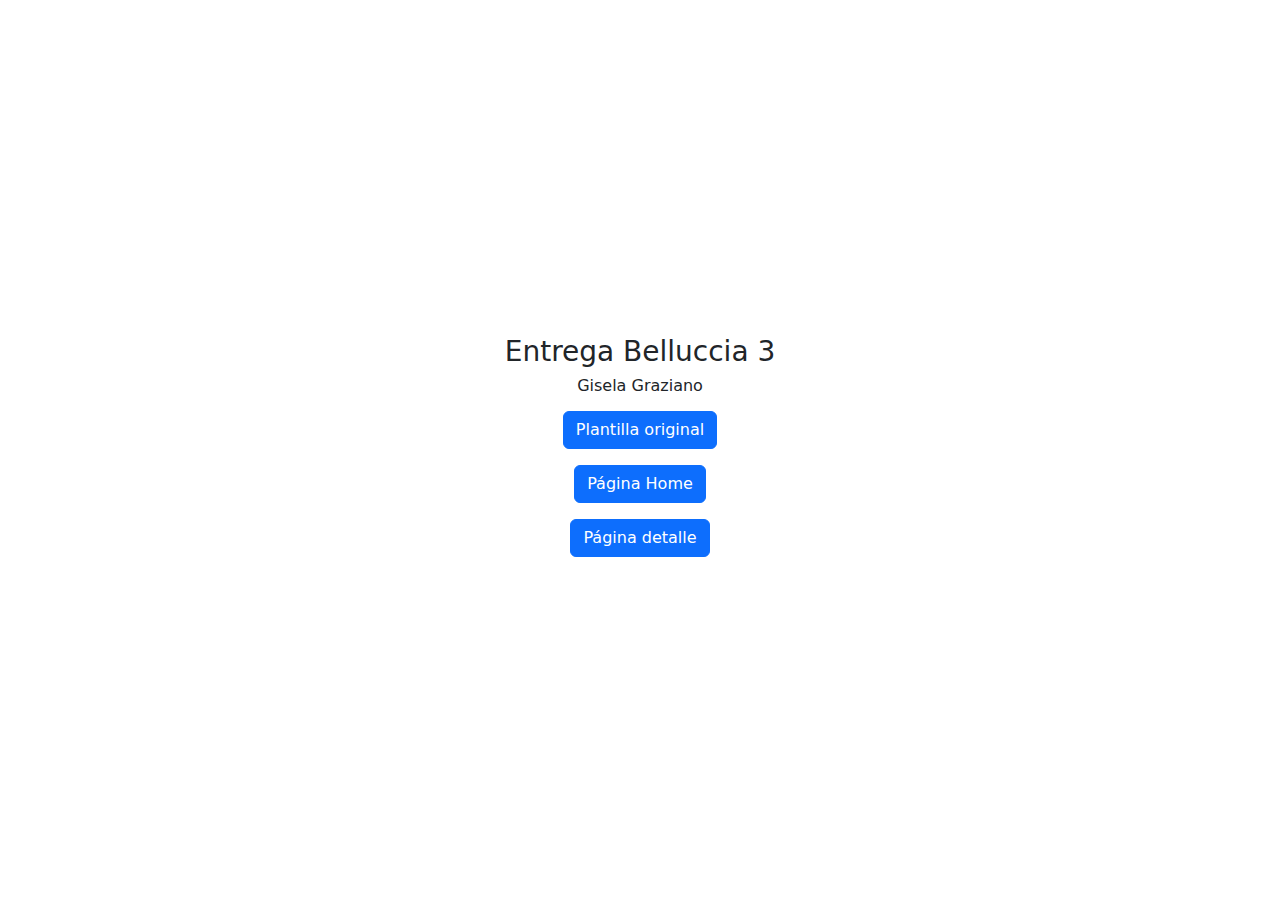
<file: index.html>
<!DOCTYPE html><html lang="es"><head><meta charset="UTF-8"><meta name="viewport" content="width=device-width, initial-scale=1.0"><!--NO TOCAR-->
<!--Modificar Título de página-->    
<title>Pequeplan - Graziano Gisela</title>

<!--NO TOCAR--><link href="https://cdn.jsdelivr.net/npm/bootstrap@5.3.3/dist/css/bootstrap.min.css" rel="stylesheet" integrity="sha384-QWTKZyjpPEjISv5WaRU9OFeRpok6YctnYmDr5pNlyT2bRjXh0JMhjY6hW+ALEwIH" crossorigin="anonymous"></head><body><main><div class="container d-flex flex-column align-items-center justify-content-center" style="height: 100vh; width: 100%;"><!--NO TOCAR-->


    <h3>Entrega Belluccia 3</h3>
<h6>Gisela Graziano</h6>

<!-- Plantilla original -->
<a href="plantilla.html" target="_blank">
  <button type="button" class="btn btn-primary my-2">Plantilla original</button>
</a>

<!-- Página Home -->
<a href="home.html" target="_blank">
  <button type="button" class="btn btn-primary my-2">Página Home</button>
</a>

<!-- Página detalle -->
<a href="detalle.html" target="_blank">
  <button type="button" class="btn btn-primary my-2">Página detalle</button>
</a>

        

<!--NO TOCAR--></div></main></body><script src="https://cdn.jsdelivr.net/npm/bootstrap@5.3.3/dist/js/bootstrap.bundle.min.js" integrity="sha384-YvpcrYf0tY3lHB60NNkmXc5s9fDVZLESaAA55NDzOxhy9GkcIdslK1eN7N6jIeHz" crossorigin="anonymous"></script></html>
</file>
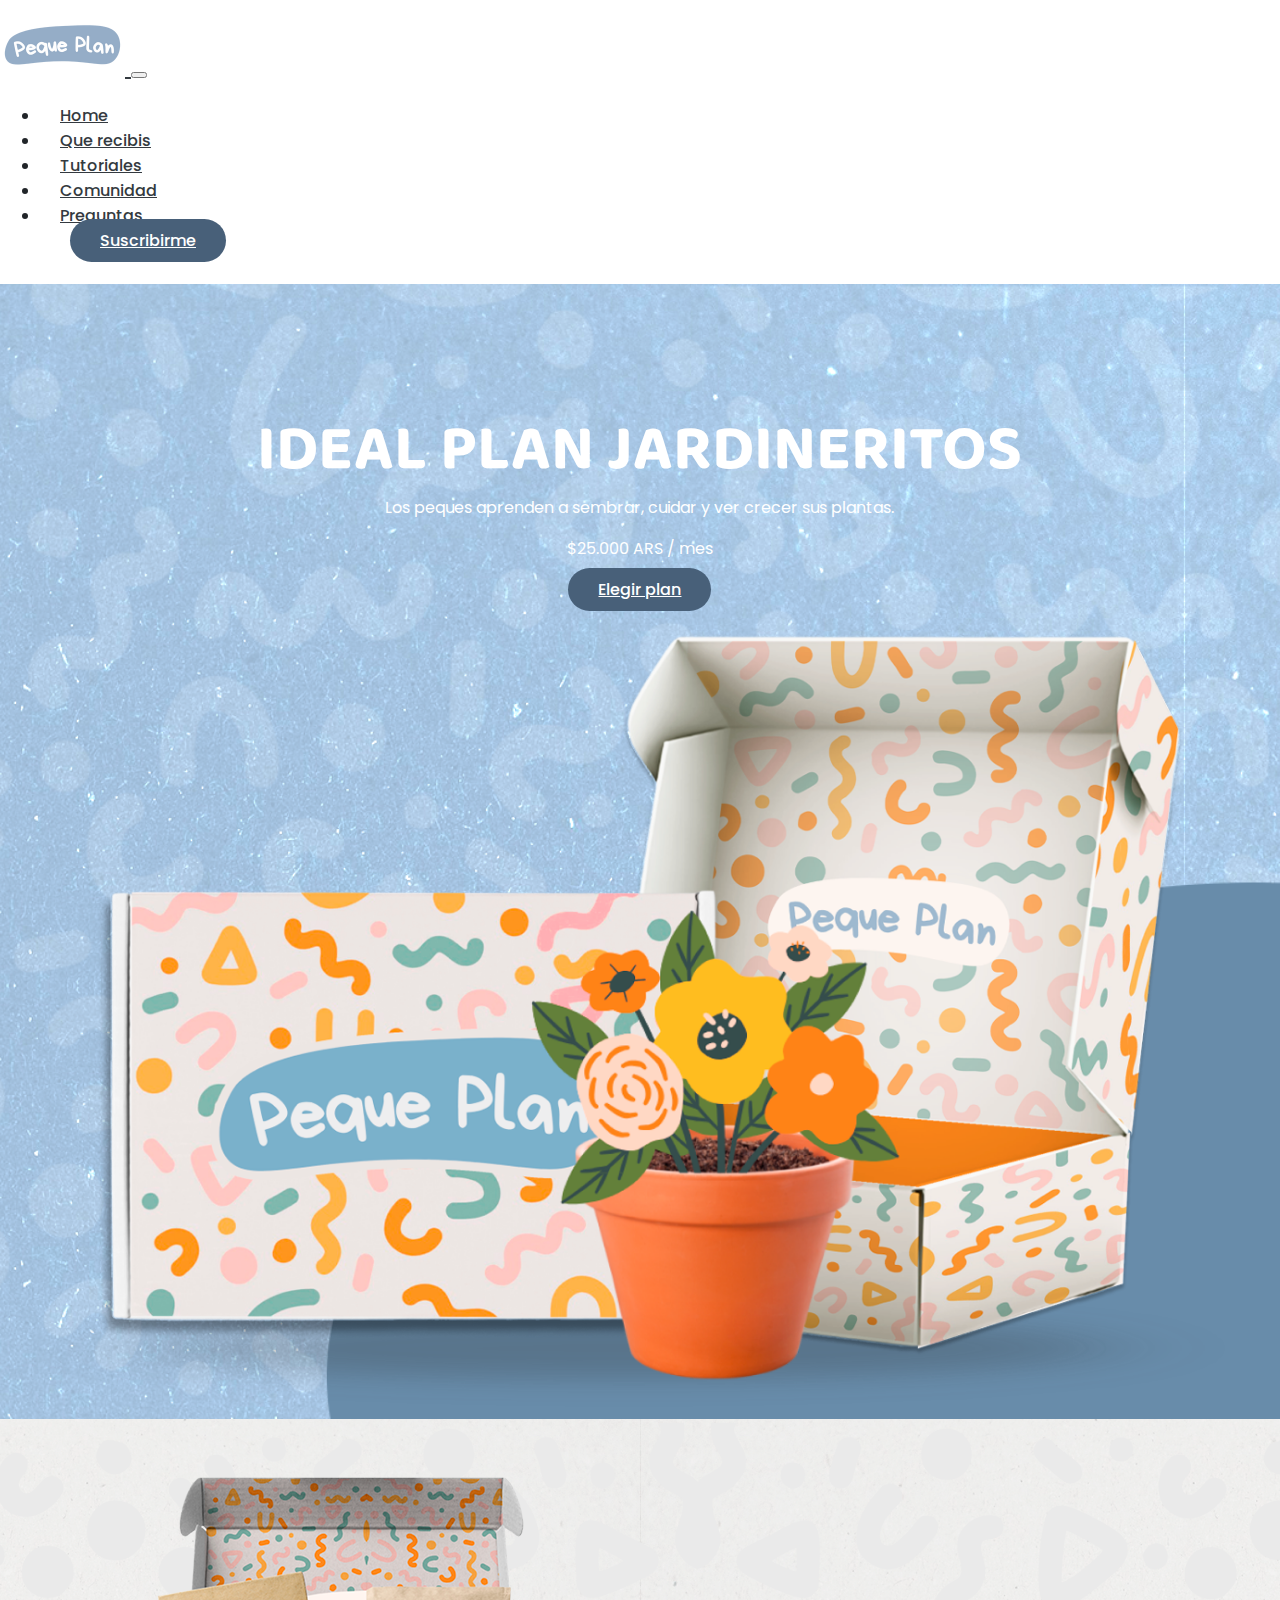
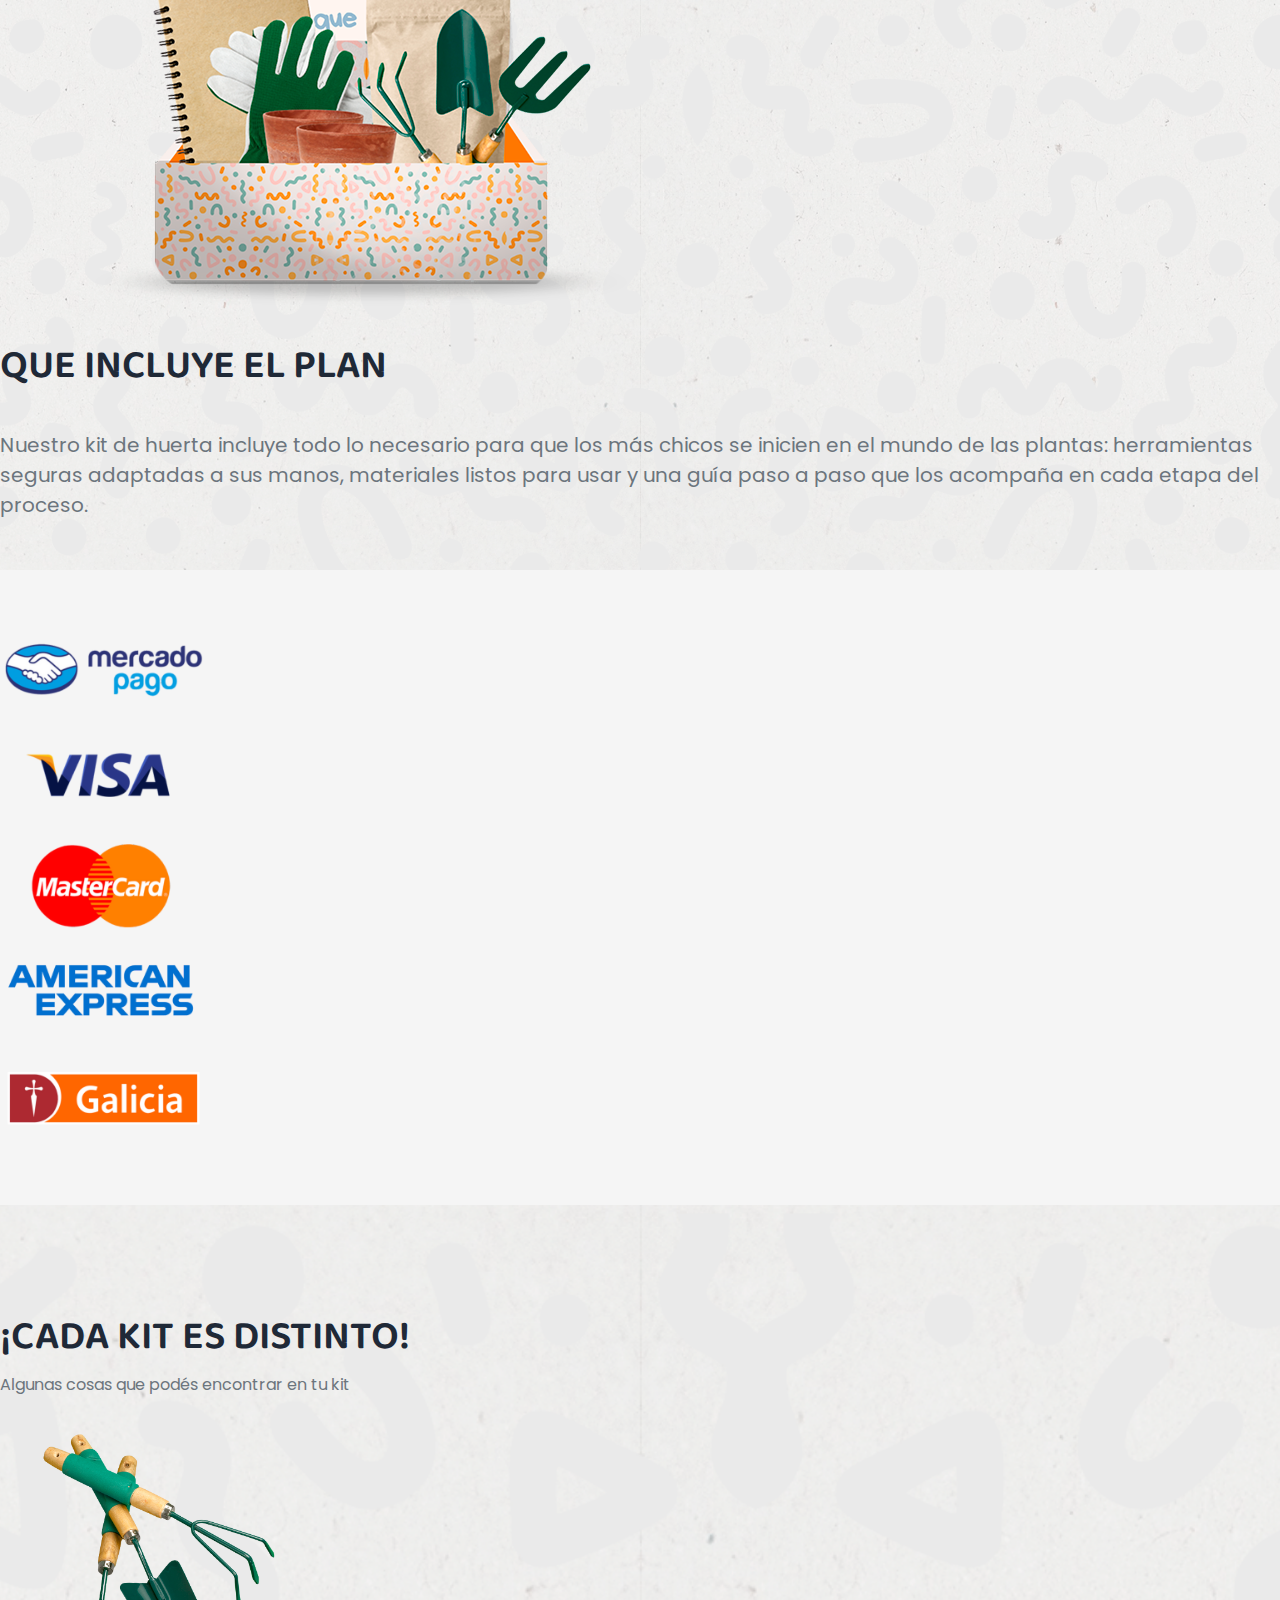
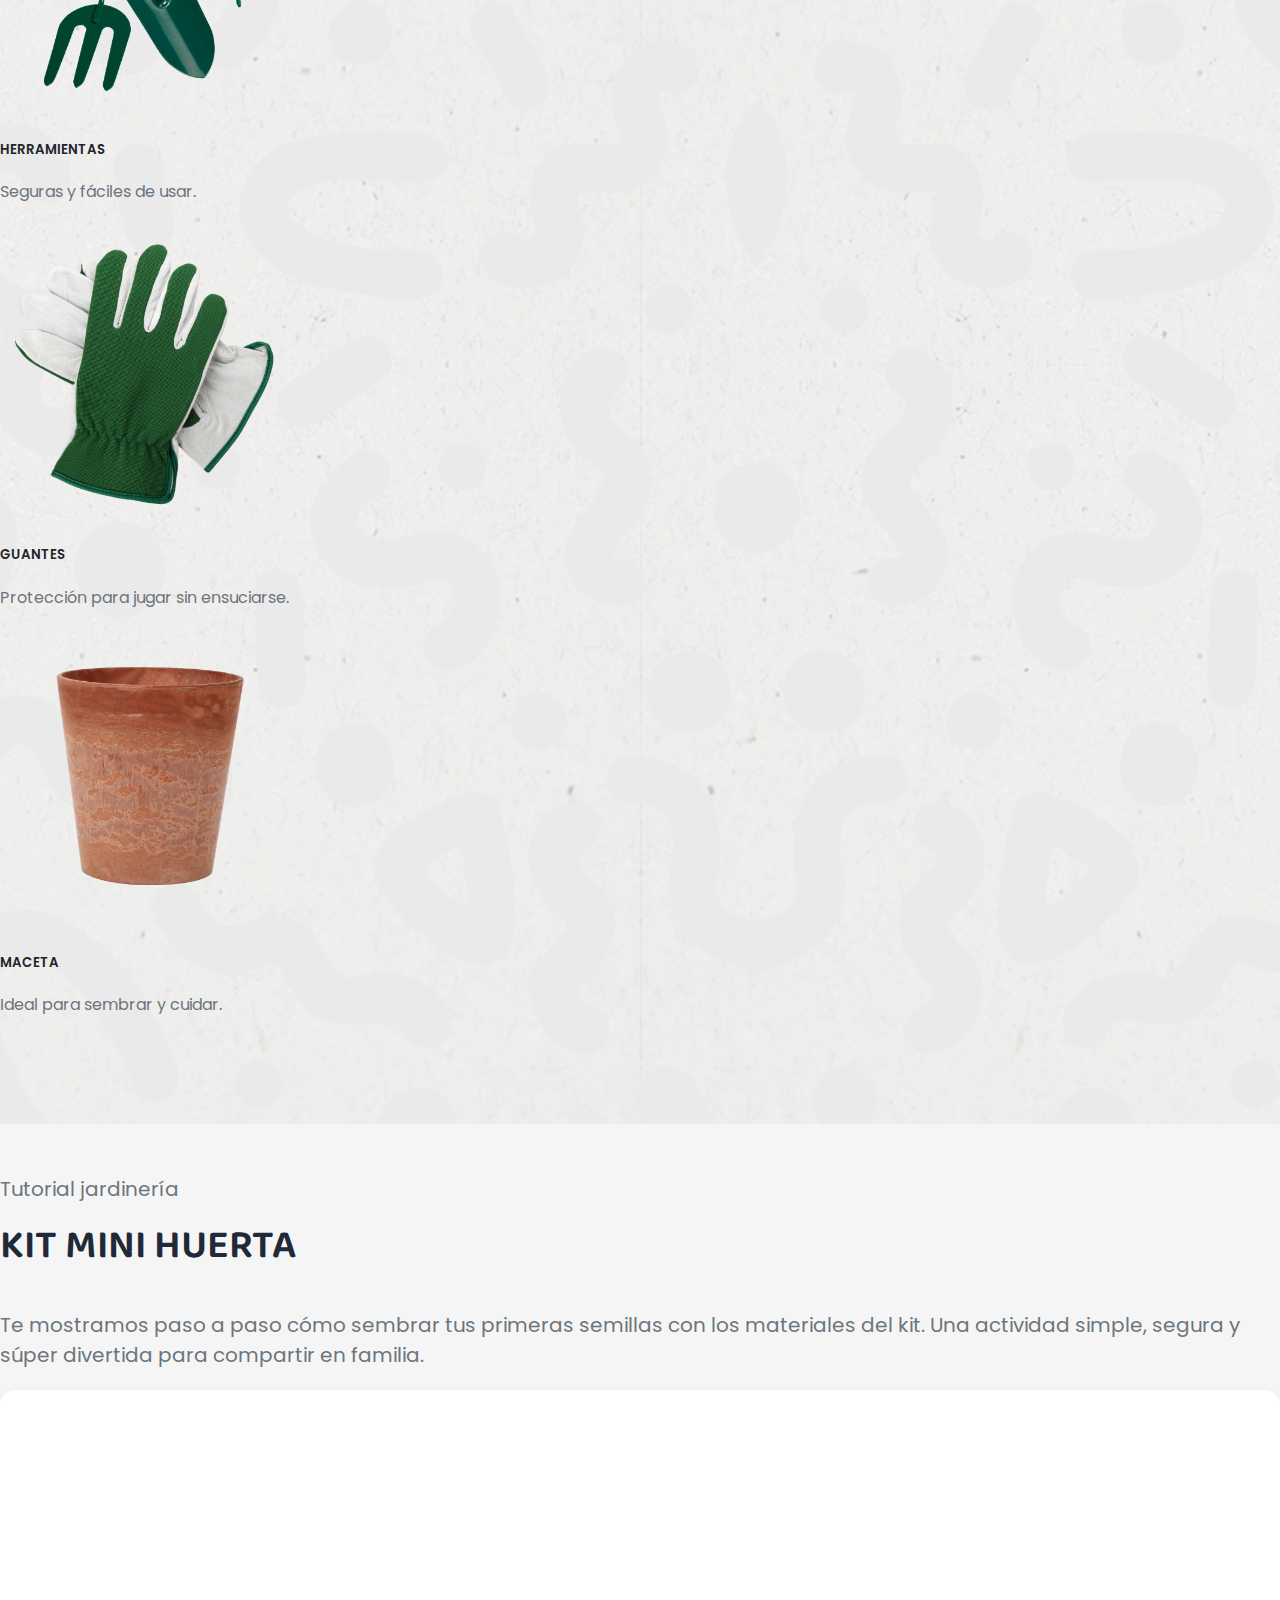
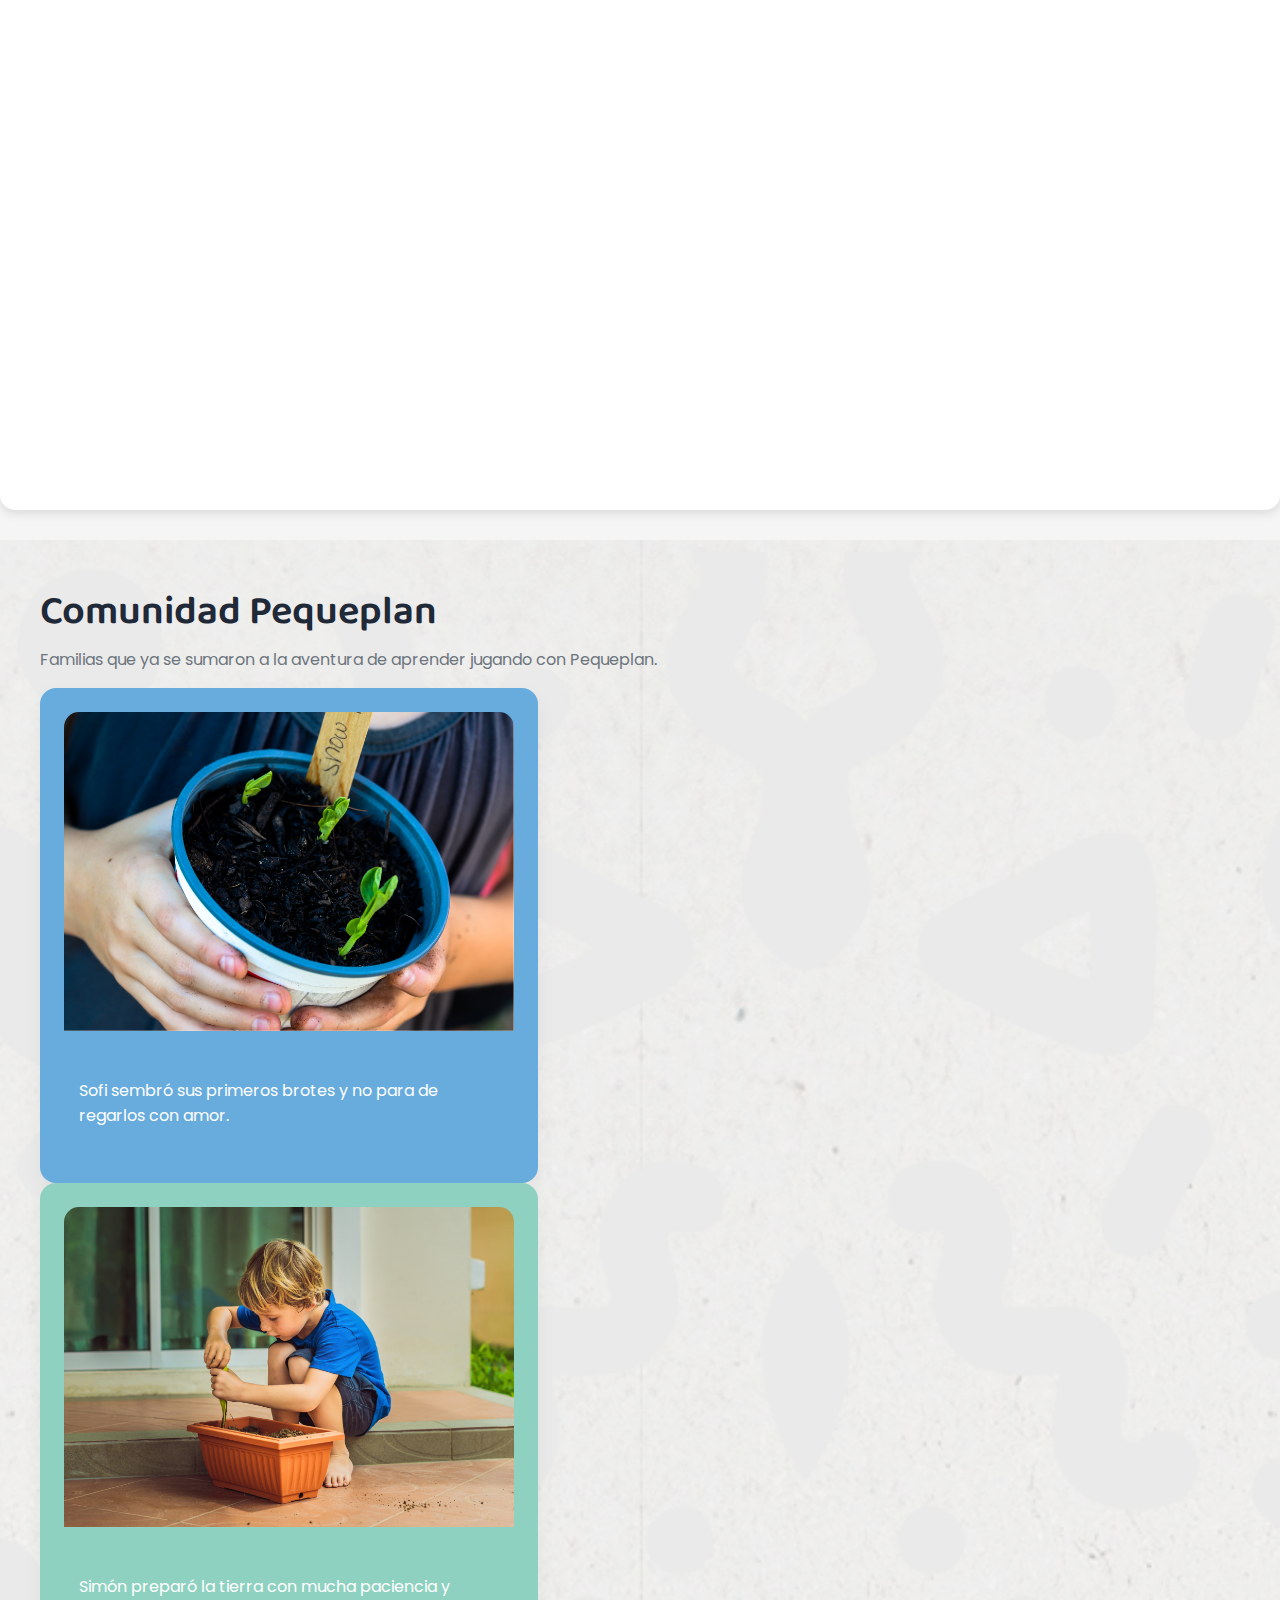
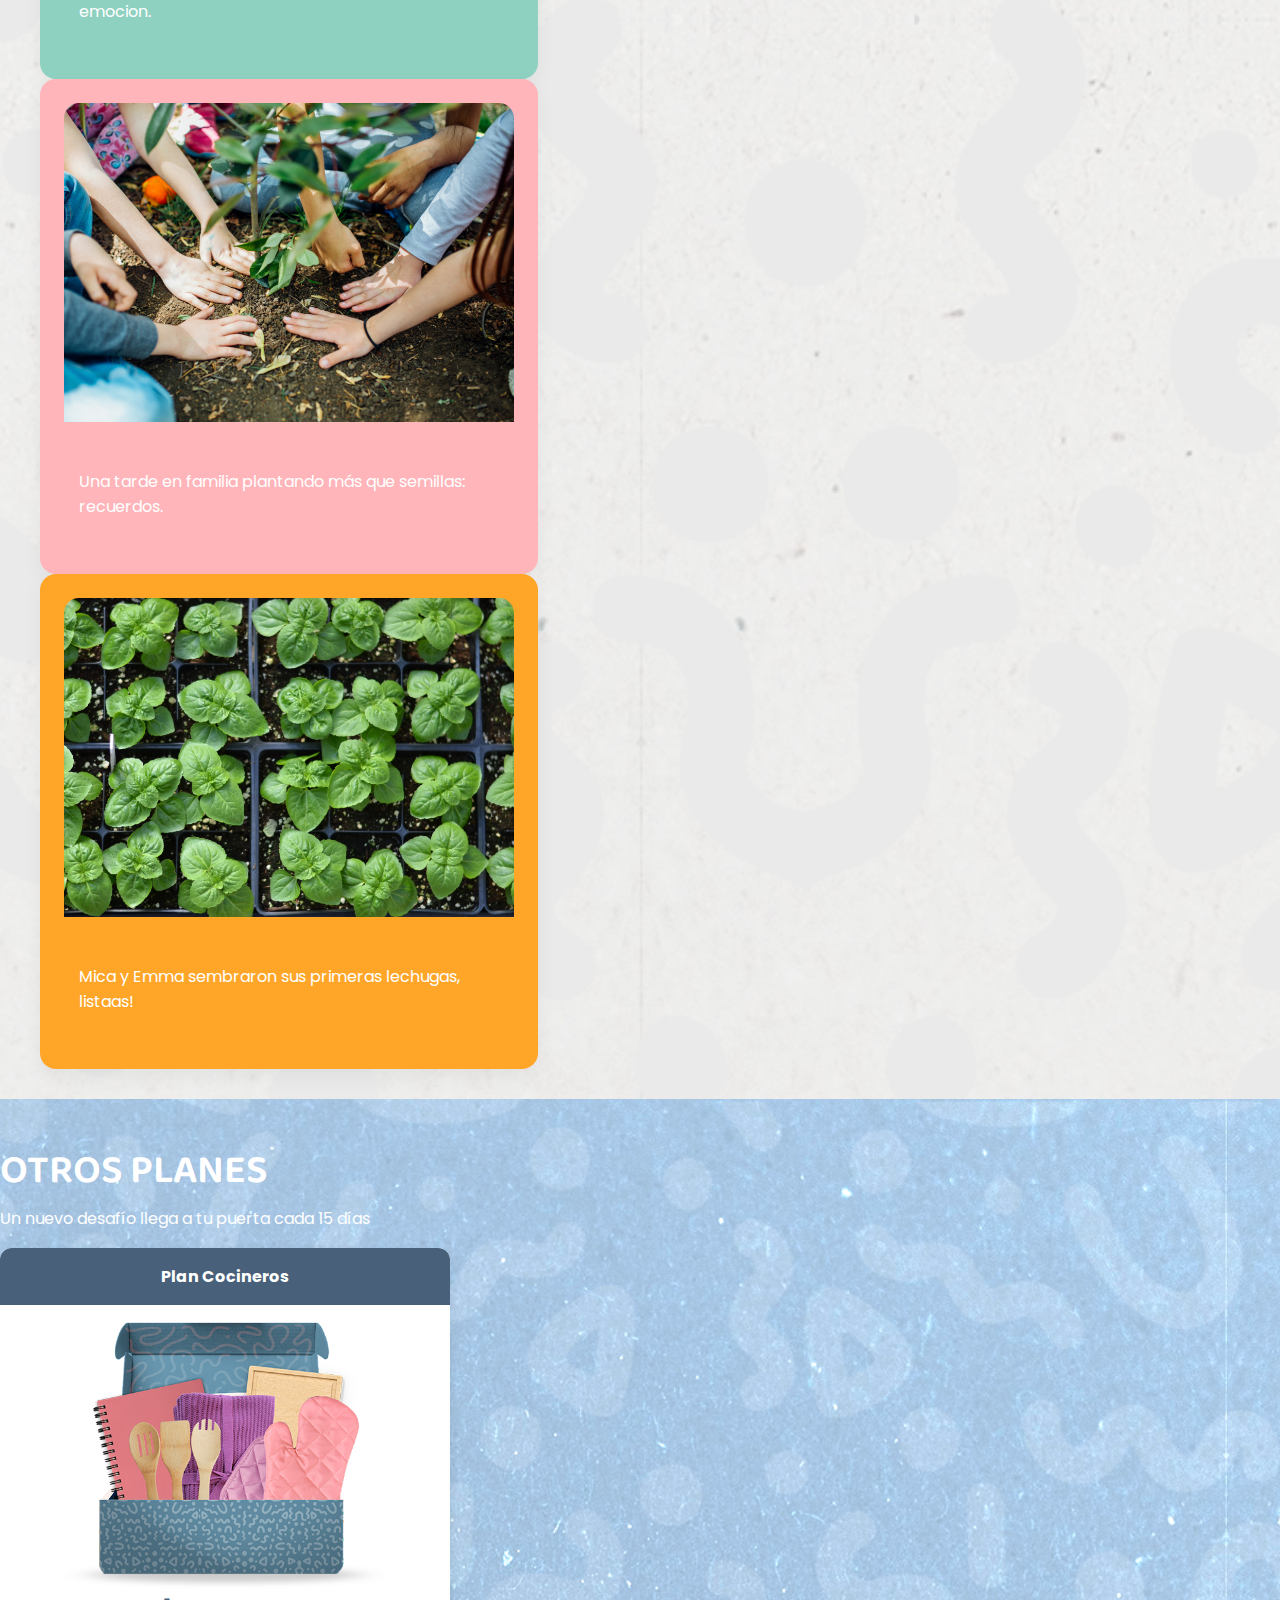
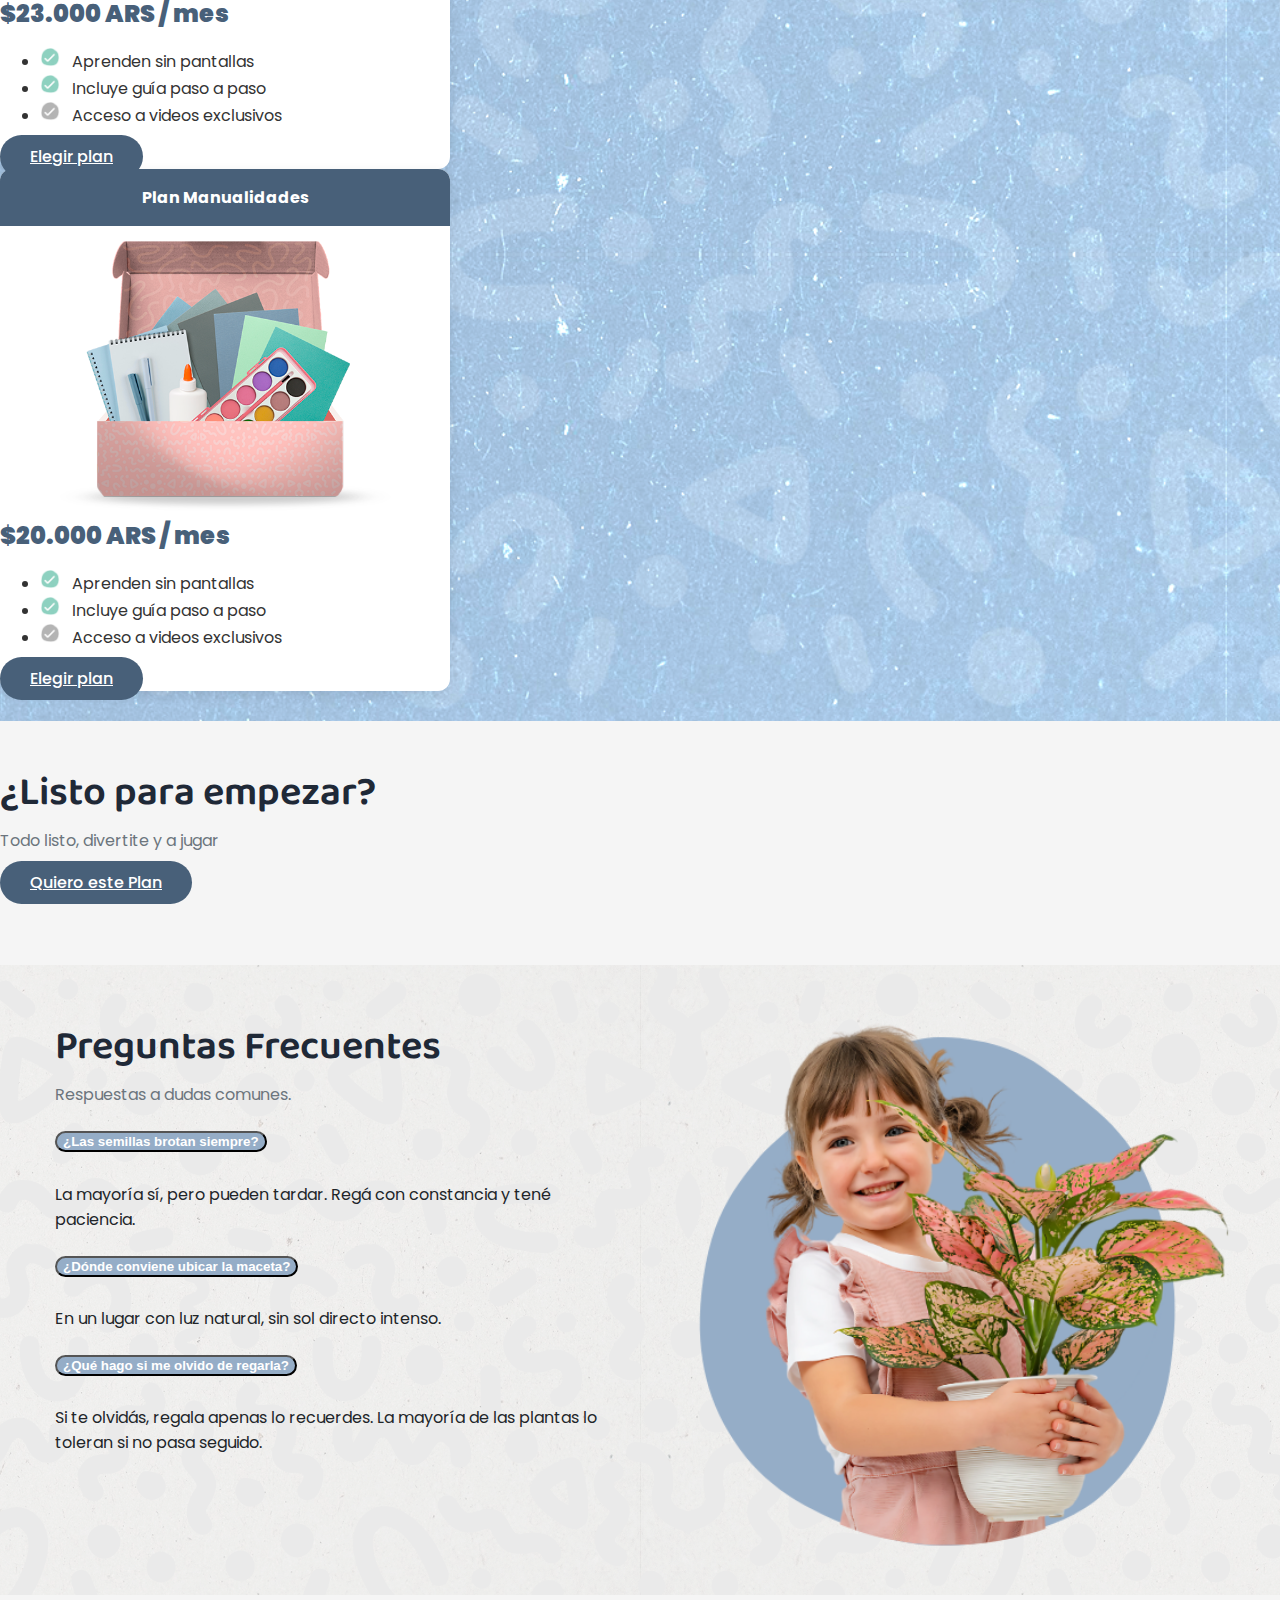
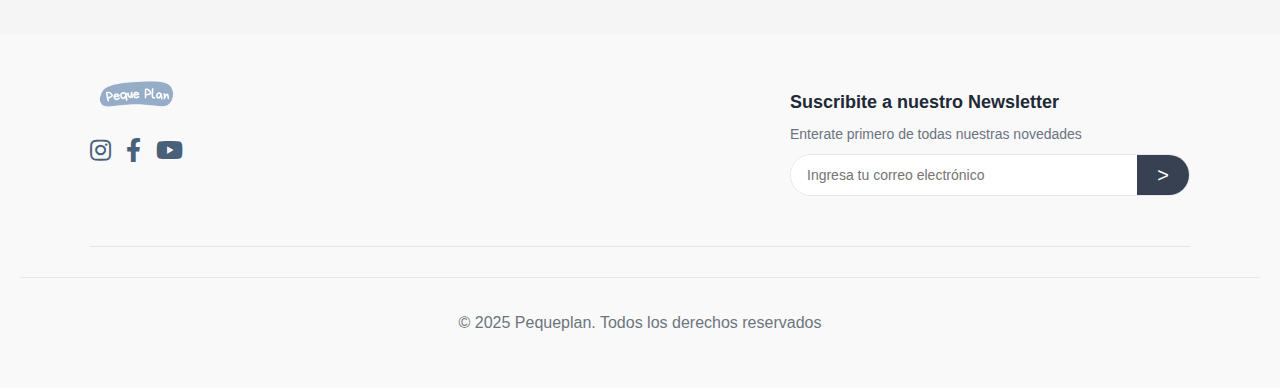
<file: detalle.html>
<!DOCTYPE html>
<html lang="es">
<head>
    <!-- Configuración básica del documento -->
    <meta charset="UTF-8">
    <meta name="viewport" content="width=device-width, initial-scale=1.0">
    <title>Plantilla Visible - Belluccia 3</title>

    <!-- Tipografía desde Google Fonts -->
    <link href="https://fonts.googleapis.com/css2?family=Poppins:wght@400;600&display=swap" rel="stylesheet">
    <link href="https://fonts.googleapis.com/css2?family=Baloo+Bhai+2:wght@400;600;700&display=swap" rel="stylesheet">
    <link href="https://fonts.googleapis.com/css2?family=Rammetto+One&display=swap" rel="stylesheet">



    <!-- Framework CSS de Bootstrap -->
    <link href="https://cdn.jsdelivr.net/npm/bootstrap@5.3.7/dist/css/bootstrap.min.css" rel="stylesheet" integrity="sha384-LN+7fdVzj6u52u30Kp6M/trliBMCMKTyK833zpbD+pXdCLuTusPj697FH4R/5mcr" crossorigin="anonymous">

    <!-- Bootstrap Icons -->
    <link rel="stylesheet" href="https://cdn.jsdelivr.net/npm/bootstrap-icons@1.11.3/font/bootstrap-icons.css">

    <!-- Estilos personalizados -->
    <link rel="stylesheet" href="styles.css">

    <link
  rel="stylesheet"
  href="https://cdnjs.cloudflare.com/ajax/libs/font-awesome/5.15.4/css/all.min.css"
/>
</head>
<body>

<!-- NAVBAR: Menú de navegación fijo superior -->
<nav class="navbar navbar-expand-lg fixed-top">
  <div class="container">
    <!-- Logo o nombre del sitio -->
   <a class="navbar-brand" href="#">
  <img src="Imagen/logo.png" alt="Logo de MiWeb" style="height: 60px;">
</a>
    <!-- Botón para mostrar menú en mobile -->
    <button class="navbar-toggler" type="button" data-bs-toggle="collapse" data-bs-target="#navbarNav">
      <span class="navbar-toggler-icon"></span>
    </button>
    <!-- Ítems del menú -->
    <div class="collapse navbar-collapse justify-content-end" id="navbarNav">
      <ul class="navbar-nav">
        <li class="nav-item"><a class="nav-link active" href="#">Home</a></li>
        <li class="nav-item"><a class="nav-link" href="#">Que recibis</a></li>
        <li class="nav-item"><a class="nav-link" href="#">Tutoriales</a></li>
        <li class="nav-item"><a class="nav-link" href="#">Comunidad</a></li>
        <li class="nav-item"><a class="nav-link" href="#">Preguntas</a></li>
        <a href="index.html#suscribite" class="btn btn-primary btn-suscribite">Suscribirme</a>


      </ul>
    </div>
  </div>
</nav>
<!-- /NAVBAR -->

<section class="hero-section hero-detalle container-fluid">

  <div class="container h-100">
    <div class="row align-items-center h-100">

      <!-- Texto principal -->
      <div class="col-lg-6">
        <h1 class="h1-custom">
 IDEAL PLAN JARDINERITOS
</h1>

      <p class="p-custom">
  Los peques aprenden a sembrar, cuidar y ver crecer sus plantas.
</p>
<p class="precio-grande">$25.000 ARS / mes</p>

        <div class="text-center mt-4">
  <a href="index.html#suscribite" class="btn btn-hero">Elegir plan</a>



        </div>
      </div>
      <!-- Imagen destacada -->
      <div class="col-lg-6 d-flex align-items-center justify-content-center">
  <img src="Imagen/herodetalle.png" class="img-fluid img-rounded hero-image" alt="Imagen Hero">
</div>


    </div>
  </div>
</section>

<section class="quienes-somos section-spacing text-white text-center d-flex align-items-center">
  <div class="container">
    <div class="row justify-content-center align-items-center">
      <div class="col-lg-6 text-center mt-4">
        <img src="Imagen/caja colores.png" class="img-fluid img-rounded" alt="Imagen ilustrativa">
      </div>
      <div class="col-lg-6">
        <h2 class="h2-custom">QUE INCLUYE EL PLAN</h2><br>
        <p class="lead-custom texto-limitado">Nuestro kit de huerta incluye todo lo necesario para que los más chicos se inicien en el mundo de las plantas: herramientas seguras adaptadas a sus manos, materiales listos para usar y una guía paso a paso que los acompaña en cada etapa del proceso.</p>
       
      </div>
      
    </div>
  </div>
</section>


<section class="section-marcaje container text-center my-5">
  
  <div class="row justify-content-center mt-4">
    <div class="col-2"><img src="Imagen/pago1.png" alt="Marca 1" class="img-fluid"></div>
    <div class="col-2"><img src="Imagen/pago2.png" alt="Marca 2" class="img-fluid"></div>
    <div class="col-2"><img src="Imagen/pago3.png" alt="Marca 3" class="img-fluid"></div>
    <div class="col-2"><img src="Imagen/pago4.png" alt="Marca 4" class="img-fluid"></div>
    <div class="col-2"><img src="Imagen/pago5.png" alt="Marca 5" class="img-fluid"></div>
  </div>
</section>

<!-- /HERO -->

<section class="kits-section-bg text-center">
  <div class="container section-spacing">
    <div class="header-section mb-4">
      <h2 class="h2-custom">¡CADA KIT ES DISTINTO!</h2>
      <p class="p-custom">Algunas cosas que podés encontrar en tu kit</p>
    </div>

    <div class="row justify-content-center">
      <div class="col-lg-3 col-md-4 col-sm-6 mb-4">
        <img src="Imagen/pala.png" class="mb-3 img-fluid img-experto" alt="Herramientas">
        <h5>HERRAMIENTAS</h5>
        <p class="p-custom">Seguras y fáciles de usar.</p>
      </div>

      <div class="col-lg-3 col-md-4 col-sm-6 mb-4">
        <img src="Imagen/guantes.png" class="mb-3 img-fluid img-experto" alt="Guantes">
        <h5>GUANTES</h5>
        <p class="p-custom">Protección para jugar sin ensuciarse.</p>
      </div>

      <div class="col-lg-3 col-md-4 col-sm-6 mb-4">
        <img src="Imagen/maceta.png" class="mb-3 img-fluid img-experto" alt="Maceta">
        <h5>MACETA</h5>
        <p class="p-custom">Ideal para sembrar y cuidar.</p>
      </div>
    </div>
  </div>
</section>





<!-- /TEAM -->
<!-- SECCIÓN C: Texto izquierda, imagen derecha -->
<section class="quienes-somos-detalle section-spacing text-white text-center d-flex align-items-center">
  <div class="container">
    <div class="row justify-content-center align-items-center">
      <!-- Texto -->
      <div class="col-lg-6">
        <p class="lead-custom texto-limitado">
          Tutorial jardinería
        </p>
        <h2 class="h2-custom">KIT MINI HUERTA</h2>
        <br>
        <p class="lead-custom texto-limitado">
          Te mostramos paso a paso cómo sembrar tus primeras semillas con los materiales del kit. Una actividad simple, segura y súper divertida para compartir en familia.
        </p>
      </div>

      <!-- Video -->
      <div class="col-lg-6 text-center mt-4 mt-lg-0">
        <div class="video-wrapper" style="
          position: relative; 
          padding-bottom: 56.25%; 
          height: 0; 
          overflow: hidden; 
          max-width: 100%;
          background: white; 
          border-radius: 15px; 
          box-shadow: 0 4px 10px rgba(0,0,0,0.1);
        ">
          <iframe 
            src="https://www.youtube.com/embed/B4D06XXpXwY?rel=0&autoplay=1&mute=1&loop=1&playlist=B4D06XXpXwY&start=60" 
            frameborder="0" 
            allow="autoplay; encrypted-media" 
            allowfullscreen
            style="position: absolute; top:0; left:0; width:100%; height:100%; border-radius: 15px;">
          </iframe>
        </div>
      </div>
    </div>
  </div>
</section>

<!-- GALERÍA E: Cards tipo "story" con imagen y texto -->
<section class="section-spacing galeria-historias text-center py-5">
  <div class="container">
    <h2 class="mb-4 h2-custom">Comunidad Pequeplan</h2>
    <p>Familias que ya se sumaron a la aventura de aprender jugando con Pequeplan.</p>
    <div class="row g-4 justify-content-center">

      <div class="col-md-6 col-lg-3">
        <div class="card h-100 card-galeria-detalle card-color-1">
          <img src="Imagen/comu1.png" class="card-img-top" alt="">
          <div class="card-body">
            <p class="card-text small">Sofi sembró sus primeros brotes y no para de regarlos con amor.</p>
          </div>
        </div>
      </div>

      <div class="col-md-6 col-lg-3">
        <div class="card h-100 card-galeria-detalle card-color-2">
          <img src="Imagen/comu2.png" class="card-img-top" alt="">
          <div class="card-body">
            <p class="card-text small">Simón preparó la tierra con mucha paciencia y emocion.</p>
          </div>
        </div>
      </div>

      <div class="col-md-6 col-lg-3">
        <div class="card h-100 card-galeria-detalle card-color-3">
          <img src="Imagen/comu3.png" class="card-img-top" alt="">
          <div class="card-body">
            <p class="card-text small">Una tarde en familia plantando más que semillas: recuerdos.</p>
          </div>
        </div>
      </div>

      <div class="col-md-6 col-lg-3">
        <div class="card h-100 card-galeria-detalle card-color-4">
          <img src="Imagen/coum4.png" class="card-img-top" alt="">
          <div class="card-body">
            <p class="card-text small">Mica y Emma sembraron sus primeras lechugas, listaas!</p>
          </div>
        </div>
      </div>

    </div>
  </div>
</section>

<section class="section-spacing text-center fondo-cards">
  <div class="container">
    <h2 class="h2-custom">OTROS PLANES</h2>
    <p class="p-custom">Un nuevo desafío llega a tu puerta cada 15 días</p>
    <div class="row mt-5 justify-content-center">

      <div class="col-md-4 mb-4">
        <div class="card2 h-100">
          <div class="card-header-custom text-white text-center">Plan Cocineros</div>
          <img src="Imagen/caja rosa.png" class="img-fluid w-100" alt="Plan Básico">
          <div class="card-body p-4">
            <p class="display-6 text-primary"><span class="precio-numero">$23.000 ARS / mes</span></p>
            <ul class="list-unstyled text-center mx-auto">
              <li><img src="Imagen/icono1.png" alt=""> Aprenden sin pantallas</li>
              <li><img src="Imagen/icono1.png" alt=""> Incluye guía paso a paso</li>
              <li><img src="Imagen/icono3.png" alt=""> Acceso a videos exclusivos</li>
            </ul>
            <a href="index.html#planes" class="btn btn-primary mt-3 btn-detalle">Elegir plan</a>

          </div>
        </div>
      </div>
    
      <div class="col-md-4 mb-4">
        <div class="card2 h-100">
          <div class="card-header-custom text-white text-center">Plan Manualidades</div>
          <img src="Imagen/caja celeste.png" class="img-fluid w-100" alt="Plan Full">
          <div class="card-body p-4">
            <p class="display-6 text-primary"><span class="precio-numero">$20.000 ARS / mes</span></p>
            <ul class="list-unstyled text-center mx-auto">
              <li><img src="Imagen/icono1.png" alt=""> Aprenden sin pantallas</li>
              <li><img src="Imagen/icono1.png" alt=""> Incluye guía paso a paso</li>
              <li><img src="Imagen/icono3.png" alt=""> Acceso a videos exclusivos</li>
            </ul>
            <a href="index.html#planes" class="btn btn-primary mt-3 btn-detalle">Elegir plan</a>

          </div>
        </div>
      </div>
    </div>
  </div>
</section>




<!-- CTA: Llamado a la acción final -->
<section class="section-spacing container text-center my-5">
  <h2 class="h2-custom">¿Listo para empezar?</h2>
  <p class="p-custom">Todo listo, divertite y a jugar</p>
  <a href="#" class="btn btn-dark mt-4">Quiero este Plan</a>
</section>
<!-- /CTA -->

<section class="section-spacing faq-section">
  <div class="container faq-container">
    <!-- Mitad izquierda: FAQ -->
    <div class="faq-content">
      <h2 class="h2-custom">Preguntas Frecuentes</h2>
      <p class="p-custom">Respuestas a dudas comunes.</p>
      <div class="accordion mt-5" id="faqAccordion">
        <!-- Ítem de pregunta -->
        <div class="accordion-item">
          <h2 class="accordion-header" id="headingOne">
            <button class="accordion-button" type="button" data-bs-toggle="collapse" data-bs-target="#collapseOne" aria-expanded="true" aria-controls="collapseOne">
             ¿Las semillas brotan siempre?
            </button>
          </h2>
          <div id="collapseOne" class="accordion-collapse collapse show" aria-labelledby="headingOne" data-bs-parent="#faqAccordion">
            <div class="accordion-body">
              La mayoría sí, pero pueden tardar. Regá con constancia y tené paciencia.
            </div>
          </div>
        </div>
        <!-- Ítem de pregunta -->
        <div class="accordion-item">
          <h2 class="accordion-header" id="headingTwo">
            <button class="accordion-button" type="button" data-bs-toggle="collapse" data-bs-target="#collapseTwo" aria-expanded="true" aria-controls="collapseTwo">
             ¿Dónde conviene ubicar la maceta?
            </button>
          </h2>
          <div id="collapseTwo" class="accordion-collapse collapse show" aria-labelledby="headingTwo" data-bs-parent="#faqAccordion">
            <div class="accordion-body">
              En un lugar con luz natural, sin sol directo intenso.
            </div>
          </div>
        </div>
        <!-- Ítem de pregunta -->
        <div class="accordion-item">
          <h2 class="accordion-header" id="headingThree">
            <button class="accordion-button" type="button" data-bs-toggle="collapse" data-bs-target="#collapseThree" aria-expanded="true" aria-controls="collapseThree">
             ¿Qué hago si me olvido de regarla?
            </button>
          </h2>
          <div id="collapseThree" class="accordion-collapse collapse show" aria-labelledby="headingThree" data-bs-parent="#faqAccordion">
            <div class="accordion-body">
             Si te olvidás, regala apenas lo recuerdes. La mayoría de las plantas lo toleran si no pasa seguido.
            </div>
          </div>
        </div>
      </div>
    </div>

    <!-- Mitad derecha: Imagen -->
    <div class="faq-image">
      <img src="Imagen/preg.png" alt="Plantas creciendo">
    </div>
  </div>
</section>




<!-- /FAQS -->



<!-- FOOTER: Pie de página -->
<footer class="footer">
  <div class="footer-top">
    <!-- Columna izquierda: logo + íconos -->
    <div class="footer-col footer-logo-col">
      <div class="footer-logo">
        <img src="Imagen/logo.png" alt="Peque Plan" />
        <div class="social-icons-logo">
          <a href="#" aria-label="Instagram"><i class="fab fa-instagram"></i></a>
          <a href="#" aria-label="Facebook"><i class="fab fa-facebook-f"></i></a>
          <a href="#" aria-label="YouTube"><i class="fab fa-youtube"></i></a>
        </div>
      </div>
    </div>

    <!-- Columna derecha: newsletter -->
    <div class="footer-col footer-newsletter">
      <h3>Suscribite a nuestro Newsletter</h3>
      <p>Enterate primero de todas nuestras novedades</p>
      <form class="newsletter-form">
        <input type="email" placeholder="Ingresa tu correo electrónico" required />
        <button type="submit">></button>
      </form>
    </div>
  </div>

  <hr />

  <div class="footer-bottom">
    <div class="social-icons">
    
    </div>
    <p>© 2025 Pequeplan. Todos los derechos reservados</p>
  </div>
</footer>



<!-- /FOOTER -->


<!-- /FAQS -->


<!-- Bootstrap Bundle JS (incluye Popper) -->
<script src="https://cdn.jsdelivr.net/npm/bootstrap@5.3.7/dist/js/bootstrap.bundle.min.js" integrity="sha384-ndDqU0Gzau9qJ1lfW4pNLlhNTkCfHzAVBReH9diLvGRem5+R9g2FzA8ZGN954O5Q" crossorigin="anonymous"></script>

<!-- Script personalizado para cambiar el navbar al hacer scroll -->
<script>
window.addEventListener('scroll', function() {
  const navbar = document.querySelector('.navbar');
  navbar.classList.toggle('scrolled', window.scrollY > 50);
});
</script>

<!-- Scripts adicionales -->
<script src="scripts.js"></script>




</body>
</html>
</file>
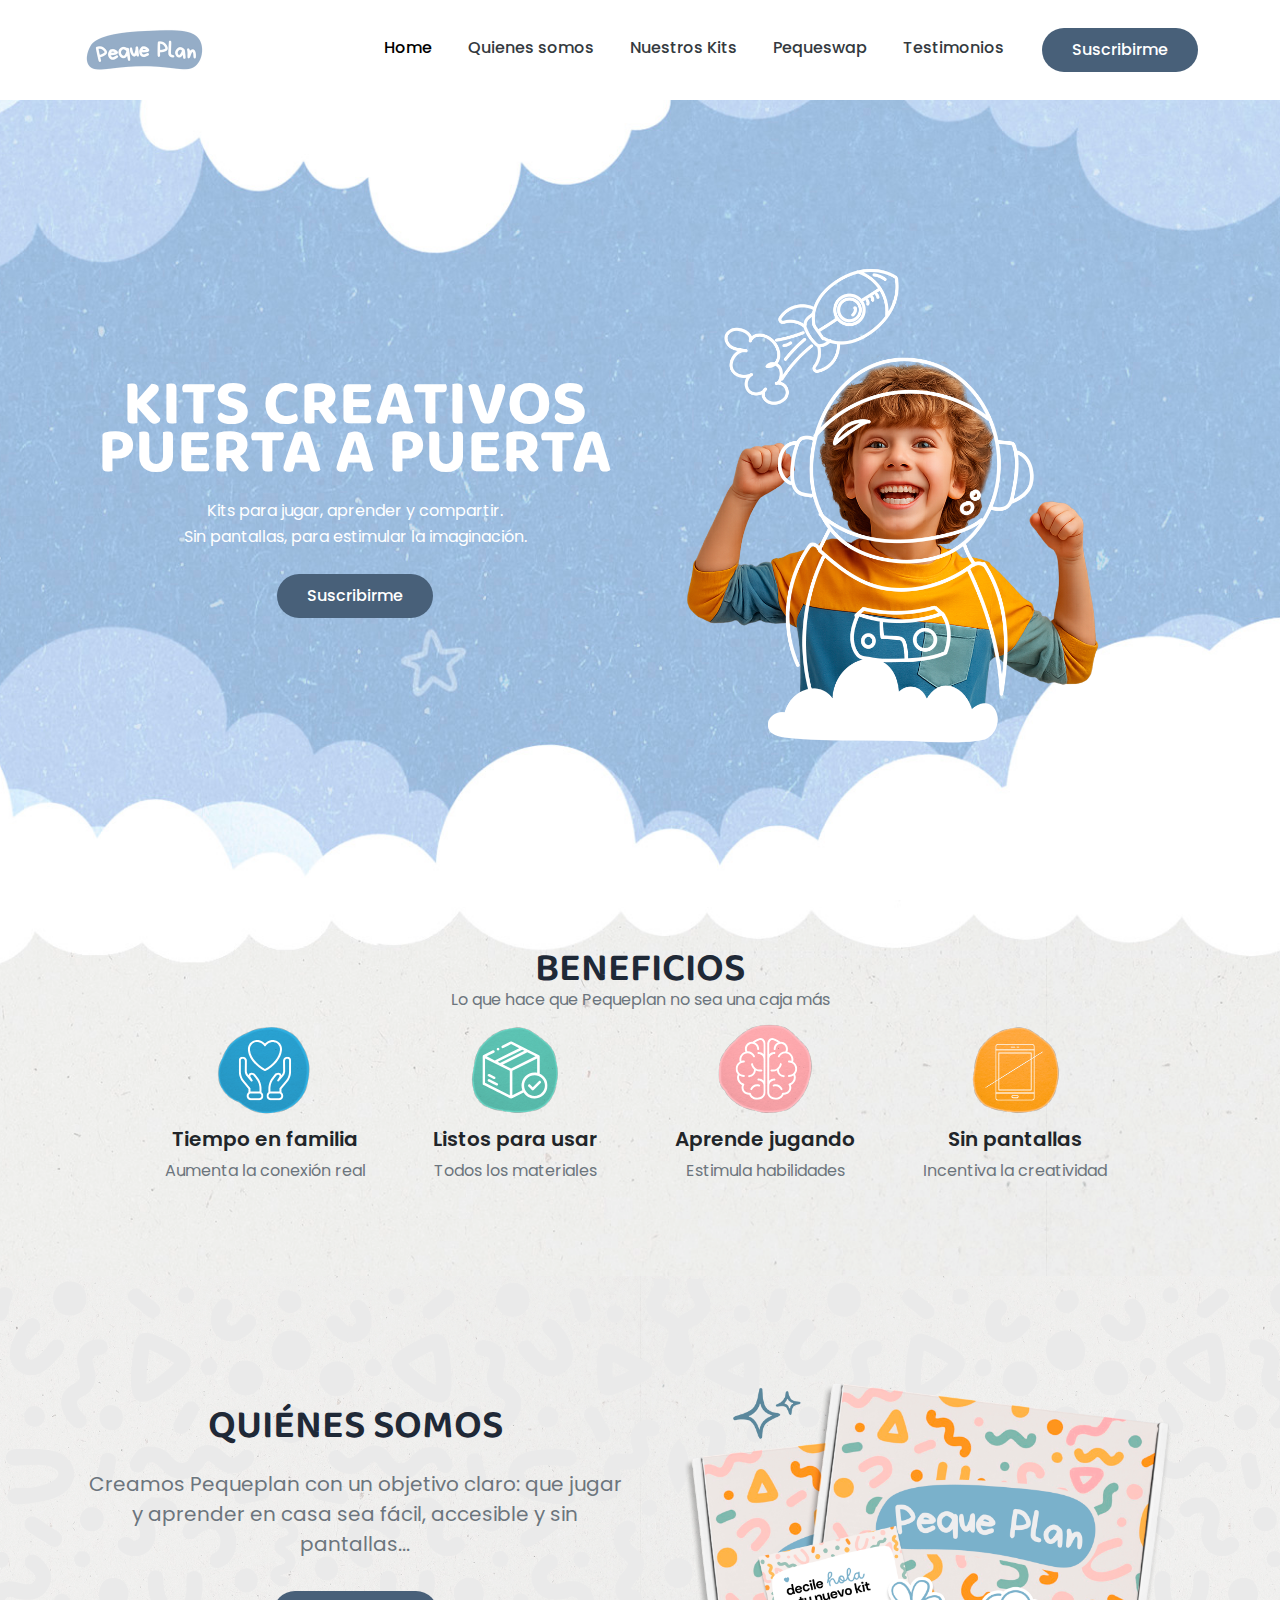
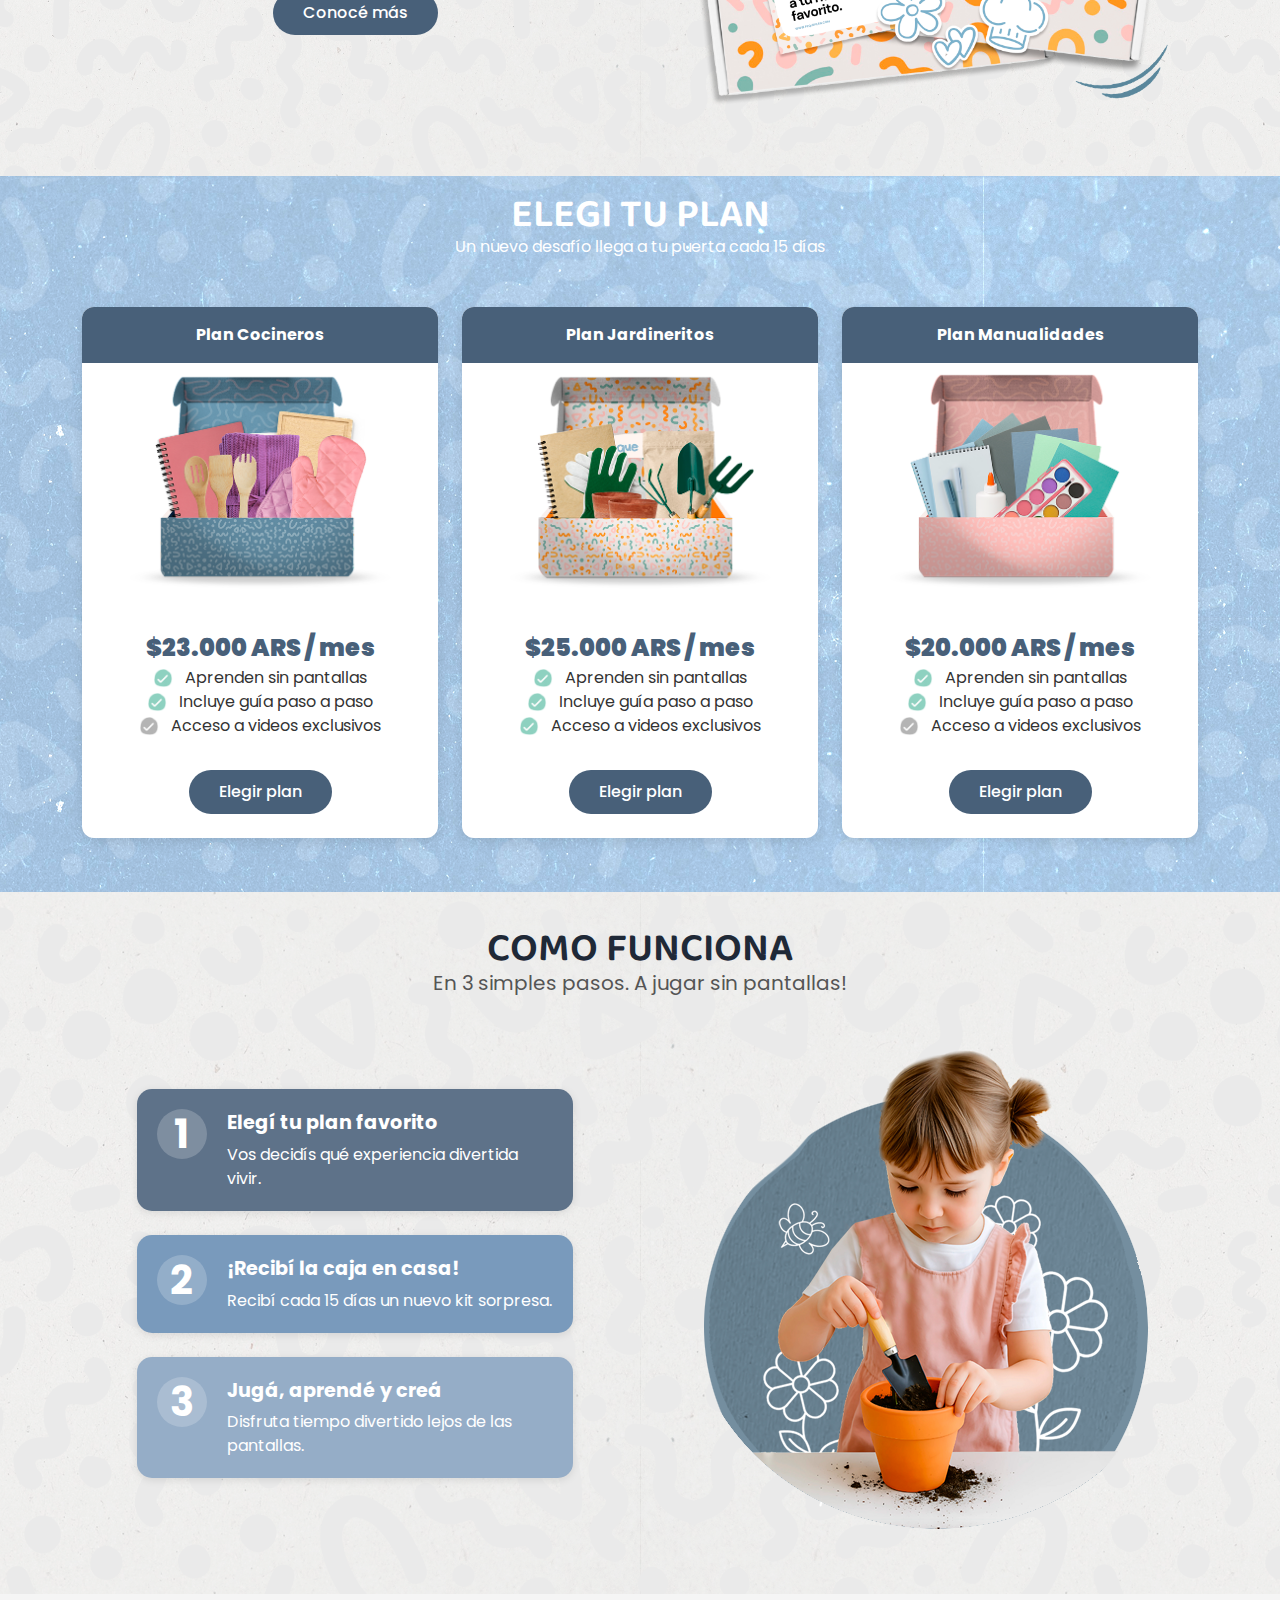
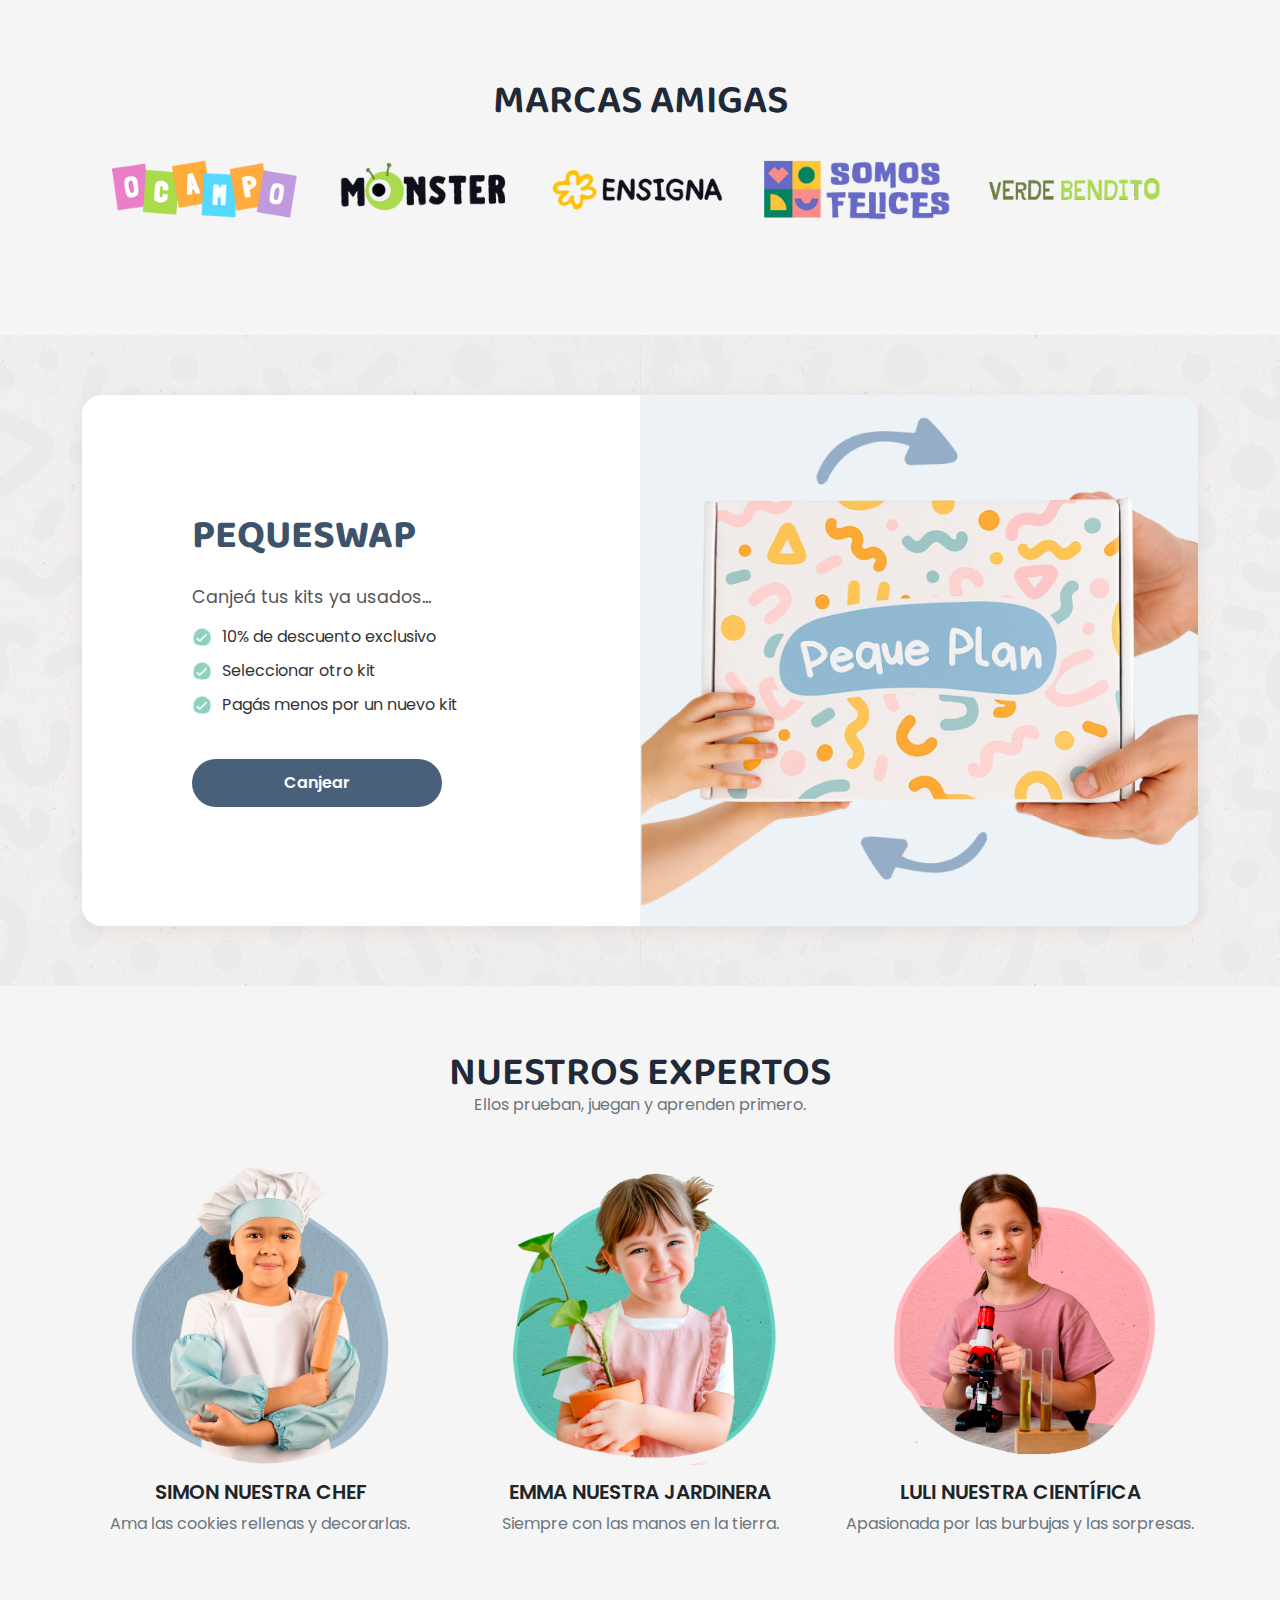
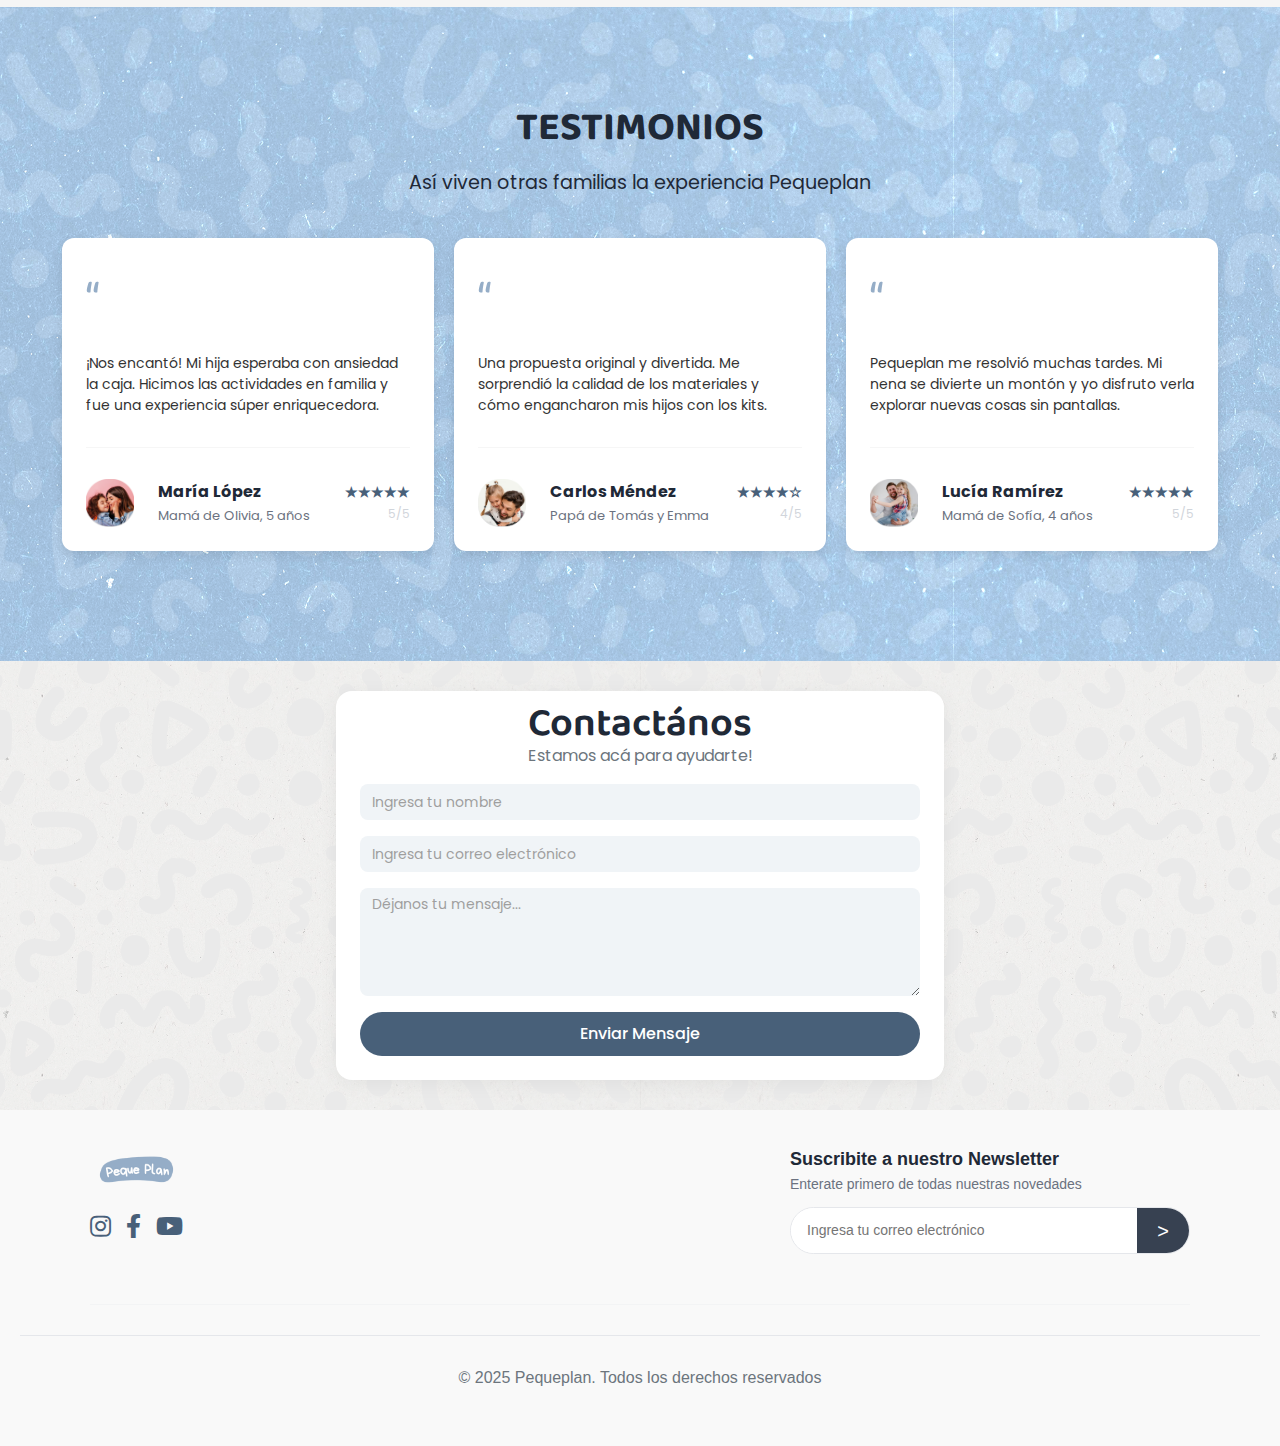
<file: home.html>
<!DOCTYPE html>
<html lang="es">
<head>
  <meta charset="UTF-8">
  <meta name="viewport" content="width=device-width, initial-scale=1.0">
  <title>Plantilla Visible - Belluccia 3</title>
  <!-- Google Fonts & Bootstrap CSS -->
  <link href="https://fonts.googleapis.com/css2?family=Poppins:wght@400;600&display=swap" rel="stylesheet">
  <link href="https://fonts.googleapis.com/css2?family=Baloo+Bhai+2:wght@400;600;700&display=swap" rel="stylesheet">
  <link href="https://fonts.googleapis.com/css2?family=Rammetto+One&display=swap" rel="stylesheet">
  <link href="https://cdn.jsdelivr.net/npm/bootstrap@5.3.7/dist/css/bootstrap.min.css" rel="stylesheet">
  <link rel="stylesheet" href="styles.css">
  <link rel="stylesheet" href="https://cdnjs.cloudflare.com/ajax/libs/font-awesome/5.15.4/css/all.min.css"/>
</head>
<body>

<nav class="navbar navbar-expand-lg fixed-top">
  <div class="container">
   <a class="navbar-brand" href="detalle.html">
  <img src="Imagen/logo.png" alt="Logo de MiWeb" style="height: 60px;">
</a>

    <button class="navbar-toggler" type="button" data-bs-toggle="collapse" data-bs-target="#navbarNav">
      <span class="navbar-toggler-icon"></span>
    </button>
    <div class="collapse navbar-collapse justify-content-end" id="navbarNav">
      <ul class="navbar-nav">
        <li class="nav-item"><a class="nav-link active" href="#">Home</a></li>
        <li class="nav-item"><a class="nav-link" href="#">Quienes somos</a></li>
        <li class="nav-item"><a class="nav-link" href="#">Nuestros Kits</a></li>
        <li class="nav-item"><a class="nav-link" href="#">Pequeswap</a></li>
        <li class="nav-item"><a class="nav-link" href="#">Testimonios</a></li>
        <a href="#" class="btn btn-primary btn-suscribite btn-detalle">Suscribirme</a>
      </ul>
    </div>
  </div>
</nav>

<section class="hero-section container-fluid">
  <div class="container h-100">
    <div class="row align-items-center h-100">
      <div class="col-lg-6">
        <h1 class="h1-custom">KITS CREATIVOS<br>PUERTA A PUERTA</h1>
        <p class="p-custom">Kits para jugar, aprender y compartir.<br>Sin pantallas, para estimular la imaginación.</p>
        <div class="text-center mt-4">
          <a href="#" class="btn btn-hero btn-detalle">Suscribirme</a>
        </div>
      </div>
      <div class="col-lg-6 d-flex align-items-center justify-content-center">
        <img src="Imagen/image hero.png" class="img-fluid img-rounded hero-image" alt="Imagen Hero">
      </div>
    </div>
  </div>
</section>

<section class="section-beneficios section-spacing text-center">

  <h2 class="h2-custom">BENEFICIOS</h2>
  <p class="mb-2">Lo que hace que Pequeplan no sea una caja más</p>
  <div class="row justify-content-center">
    <div class="col-12 col-sm-6 col-md-3 mb-3 d-flex flex-column align-items-center">
      <i class="icono-beneficio icono-2 mb-2"></i><h5>Tiempo en familia</h5><p class="p-custom">Aumenta la conexión real</p>
    </div>
    <div class="col-12 col-sm-6 col-md-3 mb-3 d-flex flex-column align-items-center">
      <i class="icono-beneficio icono-3 mb-2"></i><h5>Listos para usar</h5><p class="p-custom">Todos los materiales</p>
    </div>
    <div class="col-12 col-sm-6 col-md-3 mb-3 d-flex flex-column align-items-center">
      <i class="icono-beneficio icono-4 mb-2"></i><h5>Aprende jugando</h5><p class="p-custom">Estimula habilidades</p>
    </div>
    <div class="col-12 col-sm-6 col-md-3 mb-3 d-flex flex-column align-items-center">
      <i class="icono-beneficio icono-1 mb-2"></i><h5>Sin pantallas</h5><p class="p-custom">Incentiva la creatividad</p>
    </div>
  </div>
</section>

<section class="quienes-somos section-spacing text-white text-center d-flex align-items-center">
  <div class="container">
    <div class="row justify-content-center align-items-center">
      <div class="col-lg-6">
        <h2 class="h2-custom">QUIÉNES SOMOS</h2><br>
        <p class="lead-custom texto-limitado">Creamos Pequeplan con un objetivo claro: que jugar y aprender en casa sea fácil, accesible y sin pantallas...</p>
        <a href="#" class="btn btn-primary mt-3 btn-detalle">Conocé más</a>
      </div>
      <div class="col-lg-6 text-center mt-4">
        <img src="Imagen/quienes somos.png" class="img-fluid img-rounded" alt="Imagen ilustrativa">
      </div>
    </div>
  </div>
</section>

<section class="section-spacing text-center fondo-cards">
  <div class="container">
    <h2 class="h2-custom">ELEGI TU PLAN</h2>
    <p class="p-custom">Un nuevo desafío llega a tu puerta cada 15 días</p>
    <div class="row mt-5">
      <div class="col-md-4 mb-4">
        <div class="card2 h-100">
          <div class="card-header-custom text-white text-center">Plan Cocineros</div>
          <img src="Imagen/caja rosa.png" class="img-fluid w-100" alt="Plan Básico">
          <div class="card-body p-4">
            <p class="display-6 text-primary"><span class="precio-numero">$23.000 ARS / mes</span></p>
            <ul class="list-unstyled text-center mx-auto">
              <li><img src="Imagen/icono1.png" alt=""> Aprenden sin pantallas</li>
              <li><img src="Imagen/icono1.png" alt=""> Incluye guía paso a paso</li>
              <li><img src="Imagen/icono3.png" alt=""> Acceso a videos exclusivos</li>
            </ul>
            <a href="#" class="btn btn-primary mt-3 btn-detalle">Elegir plan</a>
          </div>
        </div>
      </div>
      <div class="col-md-4 mb-4">
        <div class="card2 h-100 card-borde-grueso">
          <div class="card-header-custom text-white text-center">Plan Jardineritos</div>
          <img src="Imagen/caja colores.png" class="img-fluid w-100" alt="Plan Pro">
          <div class="card-body p-4">
            <p class="display-6 text-primary"><span class="precio-numero">$25.000 ARS / mes</span></p>
            <ul class="list-unstyled text-center mx-auto">
              <li><img src="Imagen/icono1.png" alt=""> Aprenden sin pantallas</li>
              <li><img src="Imagen/icono1.png" alt=""> Incluye guía paso a paso</li>
              <li><img src="Imagen/icono1.png" alt=""> Acceso a videos exclusivos</li>
            </ul>
            <a href="#" class="btn btn-primary mt-3 btn-detalle">Elegir plan</a>
          </div>
        </div>
      </div>
      <div class="col-md-4 mb-4">
        <div class="card2 h-100">
          <div class="card-header-custom text-white text-center">Plan Manualidades</div>
          <img src="Imagen/caja celeste.png" class="img-fluid w-100" alt="Plan Full">
          <div class="card-body p-4">
            <p class="display-6 text-primary"><span class="precio-numero">$20.000 ARS / mes</span></p>
            <ul class="list-unstyled text-center mx-auto">
              <li><img src="Imagen/icono1.png" alt=""> Aprenden sin pantallas</li>
              <li><img src="Imagen/icono1.png" alt=""> Incluye guía paso a paso</li>
              <li><img src="Imagen/icono3.png" alt=""> Acceso a videos exclusivos</li>
            </ul>
            <a href="#" class="btn btn-primary mt-3 btn-detalle">Elegir plan</a>
          </div>
        </div>
      </div>
    </div>
  </div>
</section>

<section class="section-como-funciona py-5">
  <div class="container">
    <h2 class="h2-custom text-center">COMO FUNCIONA</h2>
    <p class="subtitulo-custom text-center">En 3 simples pasos. A jugar sin pantallas!</p>
    <div class="row align-items-center mt-5">
      <div class="col-lg-6">
        <div class="paso-box paso-1 mb-4"><div class="numero-paso">1</div><div class="texto-paso"><strong>Elegí tu plan favorito</strong><p>Vos decidís qué experiencia divertida vivir.</p></div></div>
        <div class="paso-box paso-2 mb-4"><div class="numero-paso">2</div><div class="texto-paso"><strong>¡Recibí la caja en casa!</strong><p>Recibí cada 15 días un nuevo kit sorpresa.</p></div></div>
        <div class="paso-box paso-3 mb-4"><div class="numero-paso">3</div><div class="texto-paso"><strong>Jugá, aprendé y creá</strong><p>Disfruta tiempo divertido lejos de las pantallas.</p></div></div>
      </div>
      <div class="col-lg-6 text-center"><img src="Imagen/nena maceta.png" class="img-fluid" alt="Cómo funciona PequePlan"></div>
    </div>
  </div>
</section>

<section class="section-marcaje text-center my-5">
  <h2 class="h2-custom">MARCAS AMIGAS</h2>
  <div class="row justify-content-center mt-4">
    <div class="col-2"><img src="Imagen/MARCA1.png" alt="Marca 1" class="img-fluid"></div>
    <div class="col-2"><img src="Imagen/MARCA2.png" alt="Marca 2" class="img-fluid"></div>
    <div class="col-2"><img src="Imagen/MARCA3.png" alt="Marca 3" class="img-fluid"></div>
    <div class="col-2"><img src="Imagen/MARCA4.png" alt="Marca 4" class="img-fluid"></div>
    <div class="col-2"><img src="Imagen/MARCA5.png" alt="Marca 5" class="img-fluid"></div>
  </div>
</section>

<section class="section-pequeswap my-5">
  <div class="container">
    <div class="pequeswap-box d-flex flex-wrap">
      <div class="pequeswap-text col-lg-6">
        <h3 class="titulo-swap">PEQUESWAP</h3>
        <p class="descripcion-swap">Canjeá tus kits ya usados...</p>        
        <ul class="lista-swap">
          <li><i class="icono-swap"></i>10% de descuento exclusivo</li>
          <li><i class="icono-swap"></i>Seleccionar otro kit</li>
          <li><i class="icono-swap"></i>Pagás menos por un nuevo kit</li>
        </ul>
        <button class="btn-swap mt-3 btn-detalle">Canjear</button>
      </div>
      <div class="pequeswap-img col-lg-6 p-0"><img src="Imagen/caja cambio.png" class="img-fluid rounded-end" alt="PequeSwap"></div>
    </div>
  </div>
</section>

<section class="section-spacing container text-center">
  <h2 class="h2-custom">NUESTROS EXPERTOS</h2>
  <p class="p-custom">Ellos prueban, juegan y aprenden primero.</p>
  <div class="row mt-5">
    <div class="col-md-4 mb-4"><img src="Imagen/expertos1.png" class="mb-3 img-fluid img-experto"><h5>SIMON NUESTRA CHEF</h5><p class="p-custom">Ama las cookies rellenas y decorarlas.</p></div>
    <div class="col-md-4 mb-4"><img src="Imagen/expertos2.png" class="mb-3 img-fluid img-experto"><h5>EMMA NUESTRA JARDINERA</h5><p class="p-custom">Siempre con las manos en la tierra.</p></div>
    <div class="col-md-4 mb-4"><img src="Imagen/expertos3.png" class="mb-3 img-fluid img-experto"><h5>LULI NUESTRA CIENTÍFICA</h5><p class="p-custom">Apasionada por las burbujas y las sorpresas.</p></div>
  </div>
</section>

<section class="testimonios-section text-center">
  <h2 class="titulo-testimonios">TESTIMONIOS</h2>
  <p class="descripcion-testimonios">Así viven otras familias la experiencia Pequeplan</p>
  <div class="carrusel">
    
    <!-- Testimonio 1 -->
    <div class="card">
      <div class="icono-comilla">“</div>
      <p class="comentario">¡Nos encantó! Mi hija esperaba con ansiedad la caja. Hicimos las actividades en familia y fue una experiencia súper enriquecedora.</p>
      <hr>
      <div class="usuario">
        <img src="Imagen/testimonios1.png" alt="María" class="avatar">
        <div class="info">
          <p class="nombre">María López</p>
          <p class="tiempo">Mamá de Olivia, 5 años</p>
        </div>
        <div class="estrellas">
          <div class="rating">★★★★★</div>
          <span class="puntuacion">5/5</span>
        </div>
      </div>
    </div>

    <!-- Testimonio 2 -->
    <div class="card">
      <div class="icono-comilla">“</div>
      <p class="comentario">Una propuesta original y divertida. Me sorprendió la calidad de los materiales y cómo engancharon mis hijos con los kits.</p>
      <hr>
      <div class="usuario">
        <img src="Imagen/testimonio2.png" alt="Carlos" class="avatar">
        <div class="info">
          <p class="nombre">Carlos Méndez</p>
          <p class="tiempo">Papá de Tomás y Emma</p>
        </div>
        <div class="estrellas">
          <div class="rating">★★★★☆</div>
          <span class="puntuacion">4/5</span>
        </div>
      </div>
    </div>

    <!-- Testimonio 3 -->
    <div class="card">
      <div class="icono-comilla">“</div>
      <p class="comentario">Pequeplan me resolvió muchas tardes. Mi nena se divierte un montón y yo disfruto verla explorar nuevas cosas sin pantallas.</p>
      <hr>
      <div class="usuario">
        <img src="Imagen/testimonio3.png" alt="Lucía" class="avatar">
        <div class="info">
          <p class="nombre">Lucía Ramírez</p>
          <p class="tiempo">Mamá de Sofía, 4 años</p>
        </div>
        <div class="estrellas">
          <div class="rating">★★★★★</div>
          <span class="puntuacion">5/5</span>
        </div>
      </div>
    </div>

  </div>
</section>


<section class="section-spacing contacto-seccion text-center">
  <div class="row justify-content-center">
    <div class="col-md-6">
      <div class="form-box p-4">
        <h2 class="h2-custom">Contactános</h2>
        <p class="p-custom">Estamos acá para ayudarte!</p>
        <form>
          <div class="mb-3"><input type="text" class="form-control" placeholder="Ingresa tu nombre"></div>
          <div class="mb-3"><input type="email" class="form-control" placeholder="Ingresa tu correo electrónico"></div>
          <div class="mb-3"><textarea class="form-control" rows="4" placeholder="Déjanos tu mensaje..."></textarea></div>
          <button type="submit" class="btn btn-dark w-100 btn-detalle">Enviar Mensaje</button>
        </form>
      </div>
    </div>
  </div>
</section>

<!-- FOOTER: Pie de página -->
<footer class="footer">
  <div class="footer-top">
    <!-- Columna izquierda: logo + íconos -->
    <div class="footer-col footer-logo-col">
      <div class="footer-logo">
        <img src="Imagen/logo.png" alt="Peque Plan" />
        <div class="social-icons-logo">
          <a href="#" aria-label="Instagram"><i class="fab fa-instagram"></i></a>
          <a href="#" aria-label="Facebook"><i class="fab fa-facebook-f"></i></a>
          <a href="#" aria-label="YouTube"><i class="fab fa-youtube"></i></a>
        </div>
      </div>
    </div>

    <!-- Columna derecha: newsletter -->
    <div class="footer-col footer-newsletter">
      <h3>Suscribite a nuestro Newsletter</h3>
      <p>Enterate primero de todas nuestras novedades</p>
      <form class="newsletter-form">
        <input type="email" placeholder="Ingresa tu correo electrónico" required />
        <button type="submit">></button>
      </form>
    </div>
  </div>

  <hr />

  <div class="footer-bottom">
    <div class="social-icons">
    
    </div>
    <p>© 2025 Pequeplan. Todos los derechos reservados</p>
  </div>
</footer>



<!-- /FOOTER -->

<script src="https://cdn.jsdelivr.net/npm/bootstrap@5.3.7/dist/js/bootstrap.bundle.min.js"></script>
<script>
  window.addEventListener('scroll', function() {
    document.querySelector('.navbar').classList.toggle('scrolled', window.scrollY > 50);
  });
</script>

<script>
  document.addEventListener('DOMContentLoaded', function() {
    document.querySelectorAll(".btn-detalle").forEach(el => {
      el.addEventListener("click", function(e) {
        e.preventDefault();
        window.location.href = "detalle.html";
      });
    });
  });
</script>

<script src="scripts.js"></script>
</body>
</html>
</file>
<file: styles.css>
/* 1. VARIABLES DE DISEÑO */
:root {
  --primary-color: #6c757d;
  --secondary-color: #6c757d;
  --light-color: #f8f9fa;
  --dark-color: #343a40;
  --font-family-base: 'Poppins', sans-serif;
}

/* 2. ESTILOS GENERALES */
body {
  font-family: var(--font-family-base);
  color: #212529;
  background-color: #F5F5F5;
  margin: 0;
  padding: 0;
  scroll-behavior: smooth;
}

h1, h2 {
  font-family: 'Baloo Bhai 2', cursive;
  font-weight: 700;
}

/* 3. NAVBAR */
.navbar {
  background-color: #fff;
  transition: background-color 0.3s, box-shadow 0.3s;
  padding: 15px 0;
}

.navbar.scrolled {
  background-color: #fff;
  box-shadow: 0px 4px 20px rgba(0, 0, 0, 0.05);
}

.navbar-brand {
  font-weight: 600;
  font-size: 1.7rem;
  color: var(--dark-color);
}

.nav-link {
  color: var(--dark-color);
  font-weight: 500;
  margin-left: 20px;
  transition: color 0.3s;
}

.nav-link:hover {
  color: #486079;
}

.btn-suscribite {
  margin-left: 30px;
}

/* BOTONES UNIFICADOS */
.btn,
.btn-primary,
.btn-hero,
.btn-swap,
form button.btn-primary,
.btn-detalle {
  background-color: #486079 !important;
  color: white !important;
  border: none !important;
  outline: none !important;
  border-radius: 50px;
  padding: 10px 30px;
  font-weight: 600;
  text-align: center;
  transition: background-color 0.3s ease-in-out;
}

.btn:hover,
.btn-primary:hover,
.btn-hero:hover,
.btn-swap:hover,
form button.btn-primary:hover,
.btn-detalle:hover {
  background-color: #95ADC7 !important;
  color: white !important;
}

.btn:active,
.btn-primary:active,
.btn-hero:active,
.btn-swap:active,
form button.btn-primary:active,
.btn-detalle:active {
  background-color: #95ADC7 !important;
  color: white !important;
}

/* ✅ A partir de acá todo sigue como ya lo tenías */

/* 4. HERO */

.hero-section {
  background-image: url('Imagen/fondo\ celeste.jpg');
  background-size: cover;
  background-position: center;
  background-repeat: no-repeat;
  min-height: 100vh;
  display: flex;
  align-items: center;     /* centra verticalmente */
  justify-content: center; /* centra horizontalmente */
  text-align: center;
   padding-top: 100px; /* espacio para el navbar fijo */
}

.hero-content {
  color: white;
  max-width: 700px;
}

.hero-content h1 {
  color: white;
  font-size: 3rem;
  margin-bottom: 20px;
}

.hero-content p {
  color: white;
  font-size: 1.2rem;
}

.hero-image {
  width: 100%;      /* que ocupe todo el ancho posible */
  max-width: none;  /* que no limite el tamaño máximo */
  height: auto;     /* para mantener proporción */
  max-height: 90vh; /* opcional: que no exceda 90% de la altura visible */
  object-fit: contain; /* para que mantenga proporción sin recortar */
}




.hero-section .container,
.hero-section .row {
  min-height: 80vh; 
  
}

.row.p-5 {
  min-height: 90vh;
  display: flex;
  align-items: center;
  padding-top: 100px;
}

h1, h2, h3, h4, h5 {
  font-weight: 600;
  line-height: 1.1;
}

h1 {
  font-size: 3rem;
  margin-bottom: 20px;
  color: var(--dark-color);
}

p {
  font-size: 1rem;
  color: #6c757d;
}

/* Botones */

.btn {
  background-color: #486079;
  color: white;
  border: none;
  border-radius: 50px;
  padding: 10px 30px;
  font-weight: 500;
  transition: all 0.3s ease-in-out;
}


.btn:hover {
  background-color: #95ADC7;
  color: white;
  ;
}

section h2::after {
  content: "";
  display: block;
  width: 60px;
  height: 3px;
  margin: 5px auto 0;
}

.quienes-somos {
  background-image: url('Imagen/trama.png'); /* Cambiá el nombre y ruta si hace falta */
  background-size: cover;
  background-position: center;
  background-repeat: no-repeat;
  min-height: 500px; /* Podés ajustar según cómo quieras que se vea */
  padding: 60px 0;
  position: relative;
}

.btn-hero {
  background-color: white;
  color: #486079;
  border: 2px solid white;
  border-radius: 50px;
  padding: 10px 30px;
  font-weight: 500;
  transition: all 0.3s ease-in-out;
}

.btn-hero:hover {
  background-color: #95ADC7;
  color: white;
  border: 2px solid #fff;
}



/* 6. CARDS */
.card {
  border: none;
  border-radius: 12px; /* aumenté un poco para que combine con header e imagen */
  overflow: hidden;
  box-shadow: 0px 10px 30px rgba(0, 0, 0, 0.05);
  transition: transform 0.3s;
  margin: 0;
  padding: 0; /* 🔥 quitamos el padding para pegar el header y la imagen */
}

.card:hover {
  transform: translateY(-5px);
}

.card-title {
  font-size: 1.25rem;
  font-weight: 600;
  color: var(--dark-color);
  margin-top: 0;
  margin-bottom: 0;
}

.masonry__container {
  column-count: 4;
  column-gap: 1rem;
}

.masonry__item {
  width: 100%;
  display: block;
  margin-bottom: 1rem;
  border-radius: 8px;
}

.card-text {
  color: #6c757d;
}

.fondo-cards {
  background-image: url('Imagen/fondo\ celeste\ 2.png');
  background-size: cover;
  background-position: center;
  background-repeat: no-repeat;
  padding: 100px 0;
}

.precio-numero {
  color: #486079;
  font-size: 1.5rem;
  font-weight: 900;
}

.card-header-custom {
  background-color: #486079;
  padding: 1rem 0;
  font-weight: bold;
  font-size: 1rem;
  border-bottom: none;
  border-radius: 12px 12px 0 0;
  margin: 0;
  text-align: center;
  color: white;
}

.card img {
  width: 100%;
  height: auto;
  display: block;
  object-fit: cover;
  margin: 0;
  padding: 0;
  border-radius: 0;
  overflow: hidden;
}



.card > p.display-6,
.card ul {
  padding: 0 1rem;
  margin: 1rem 0;
  list-style: none;
  text-align: center;  /* centra el contenido de la lista */
}

/* ✅ Botón CTA */
.card a.btn {
  display: block;
  padding: 0.75rem 1rem;
  margin: 1rem 1rem 1.5rem 1rem;
  width: calc(100% - 2rem);
  border-radius: 50px;
  text-align: center;
}

/* ✅ Íconos + texto alineados en una sola línea */
.card ul li {
  display: inline-flex;      /* para que el li se ajuste al contenido */
  align-items: center;       /* alinea icono y texto verticalmente */
  gap: 8px;                  /* espacio entre icono y texto */
  margin-bottom: 0.5rem;
  font-size: 0.95rem;
  justify-content: center;   /* centra el contenido dentro del li */
}

.card ul li img {
  width: 20px;
  height: 20px;
  flex-shrink: 0;
  object-fit: contain;
}


/* 7. COMO FUNCIONA */
/* Fondo de la sección */
.section-como-funciona {
  background-image: url('Imagen/trama.png'); /* ajustá la ruta si hace falta */
  background-size: cover;
  background-position: center;
  background-repeat: no-repeat;
}

/* Estilo general de los contenedores de paso */
/* Estilo general de los contenedores de paso */
.paso-box {
  display: flex;
  align-items: flex-start;
  padding: 20px;
  border-radius: 16px;
  box-shadow: 0 4px 15px rgba(0,0,0,0.05);
  color: white; /* texto blanco para contraste */
  
  max-width: 80%;    /* Limita ancho máximo al 70% del contenedor */
  margin-left: auto; /* Centra horizontalmente */
  margin-right: auto;
  margin-bottom: 1.5rem; /* espacio abajo entre cajas */
}

/* Colores diferentes para cada paso */
.paso-box.paso-1 {
  background-color: #5E7289;
}

.paso-box.paso-2 {
  background-color: #799ABC;
}

.paso-box.paso-3 {
  background-color: #95ADC7;
}

/* Forzar texto blanco en los hijos */
.paso-box strong,
.paso-box p,
.paso-box .texto-paso {
  color: white !important;
}

.numero-paso {
  color: white !important;
  font-size: 2rem;
  font-weight: bold;
  margin-right: 20px;

  width: 50px;
  height: 50px;
  border-radius: 50%;
  background-color: rgba(255, 255, 255, 0.2); /* opcional para que resalte */
  
  display: flex;
  align-items: center;
  justify-content: center;
  
  flex-shrink: 0; /* que no se achique */
}


/* Textos */
.texto-paso p {
  margin: 0;
}

/* Colores distintos para cada paso */
.paso-1 {
  background-color: #5E7289; /* rosa claro */
}

.paso-2 {
  background-color: #5E9BC8; /* verde agua */
}

.paso-3 {
  background-color: #95ADC7; /* amarillo suave */
}


/* 7. TESTIMONIOS */
.blockquote {
  background-color: var(--light-color);
  border-left: 4px solid var(--primary-color);
  padding: 20px;
  border-radius: 5px;
}

/* 8. FORMULARIO */
form .form-control {
  background-color: #F0F4F7;
  color: #9F9F9F;
  border-radius: 8px;
  border: 0;
}

form .form-control::placeholder {
  font-size: 14px;
  color: #9F9F9F;
  opacity: 1; /* para que el color se vea igual en todos los navegadores */
}

form button.btn-primary {
  background-color: #486079;
  border: none;
  width: 100%;
  border-radius: 50px;
  margin-top: 20px;
  color: white; /* para que el texto se vea bien */
}

.contacto-seccion {
  background-image: url('Imagen/trama.png');
  background-size: cover;
  background-position: center;
  background-repeat: no-repeat;
  padding: 60px 20px; /* podés ajustar el espaciado */
  color: white; /* si tu imagen es oscura, esto ayuda a que el texto se lea */
}


/* 9. FOOTER */
.footer {
  background-color: #f9f9f9;
  padding: 40px 20px;
  font-family: sans-serif;
  color: #6b7280;
}

/* ORGANIZACIÓN EN DOS COLUMNAS */
.footer-top {
  display: flex;
  flex-wrap: wrap;
  justify-content: space-between;
  align-items: flex-start;
  gap: 30px;
  max-width: 1100px;
  margin: 0 auto;
  padding-bottom: 20px;
}

/* NUEVA CLASE para columnas generales */


/* COLUMNA DEL LOGO + ICONOS */
.footer-logo-col {
  display: flex;
  flex-direction: column;
  align-items: center;
  text-align: center;
}

/* Logo */
.footer-logo img {
  max-width: 80px;
  margin-bottom: 10px;
}

/* Newsletter (segunda columna) */
.footer-newsletter {
  max-width: 400px;
  flex: 1;
}

.footer-newsletter h3 {
  font-size: 18px;
  color: #1f2937;
  font-weight: bold;
  margin-bottom: 4px;
}

.footer-newsletter p {
  font-size: 14px;
  margin-bottom: 12px;
  color: #6b7280;
}

.newsletter-form {
  display: flex;
  background: white;
  border-radius: 999px;
  overflow: hidden;
  border: 1px solid #e5e7eb;
}

.newsletter-form input {
  flex: 1;
  padding: 12px 16px;
  border: none;
  font-size: 14px;
  outline: none;
  color: #333;
}

.newsletter-form button {
  background-color: #374151;
  color: white;
  border: none;
  padding: 0 20px;
  font-size: 20px;
  cursor: pointer;
  transition: background-color 0.2s ease;
}

.newsletter-form button:hover {
  background-color: #1f2937;
}

.footer hr {
  margin: 30px auto;
  border: none;
  border-top: 1px solid #e5e7eb;
  max-width: 1100px;
}

.footer-bottom {
  text-align: center;
  color: #9ca3af;
  font-size: 14px;
  padding-top: 20px;
  border-top: 1px solid #e5e7eb; /* línea gris claro */
  margin-top: 20px;
}


.social-icons {
  margin-bottom: 10px;
}

.social-icons a {
  margin: 0 10px;
  color: #6b7280;
  font-size: 18px;
  text-decoration: none;
  transition: color 0.2s ease;
}

.social-icons a:hover {
  color: #1f2937;
}

/* Iconos debajo del logo */
.social-icons-logo {
  margin-top: 10px;
  display: flex;
  justify-content: center;
  gap: 15px;
}

.social-icons-logo a {
  color: #486079;
  font-size: 24px;
  transition: color 0.3s ease;
  text-decoration: none;
}

.social-icons-logo a:hover {
  color: #2c4a63;
}



/* 10. IMÁGENES */
img.rounded-circle {
  border: 5px solid var(--light-color);
}

/* 11. GALERÍA */
.galeria-historias {
  background-image: url('Imagen/trama.png'); /* Cambiá por el nombre real de tu imagen */
  background-size: cover;
  background-position: center;
  background-repeat: no-repeat;
  position: relative;
  z-index: 0;
  padding-left: 40px; /* Espacio en el lado izquierdo */
  padding-right: 40px; /* Espacio en el lado derecho */
}

.galeria-historias .card {
  border: none;
  border-radius: 16px;
  overflow: hidden;
  box-shadow: 0 8px 20px rgba(0, 0, 0, 0.05);
  transition: transform 0.3s ease;
  height: auto;
  display: flex;
  flex-direction: column;
  justify-content: flex-start;
  background-color: #5E9BC8; /* Color de fondo de la card */
}

.card-color-1 {
  background-color: #68acdd !important;
}

.card-color-2 {
  background-color: #8ed1c0 !important;
}

.card-color-3 {
  background-color: #ffb5ba !important;
}

.card-color-4 {
  background-color: #ffa629 !important;
}



.galeria-historias .card-body {
  padding: 15px;
  font-size: 0.95rem;
  color: white !important; /* Hacemos que el texto dentro del body sea blanco */
}

/* Aplicamos color blanco a los textos dentro de card */
.galeria-historias .card-body h5,
.galeria-historias .card-body p,
.galeria-historias .card-body .card-text {
  color: white !important; /* Aseguramos que todos los textos sean blancos */
}

.galeria-historias .card:hover {
  transform: translateY(-5px);
}

.galeria-historias .card-img-top {
  width: 100%;
  height: 180px; /* altura fija para imágenes */
  object-fit: cover;
  object-position: center;
}

.card-galeria-detalle {
  padding: 0;
  border: none;
  border-radius: 15px;
  overflow: hidden;
  box-shadow: 0 4px 10px rgba(0, 0, 0, 0.05);
  background-color: #486079; /* Color de fondo de la card detalle */
}

/* Aseguramos que la imagen dentro de card detalle no altere el estilo */
.card-galeria-detalle .card-img-top {
  margin: 0;
  padding: 0;
  display: block;
  width: 100%;
  height: auto;
  border-radius: 15px 15px 0 0;
}








/* ============================== */
/* CUSTOM HELPER CLASSES */
/* ============================== */

/* ============================== */
/* CUSTOM HELPER CLASSES */
/* ============================== */

/* TITULOS */
.h1-custom {
  font-size: 4rem;
  font-weight: 700;
  line-height: 0.75; /* o incluso 0.95 si querés más pegado */
  color: var(--dark-color);
}



.h2-custom {
  font-size: 2.5rem;
  font-weight: 600;
  line-height: 0.5; /* más compacto */
  color: #1f2937;
  margin-bottom: 0px; /* o 0 si usás línea decorativa */
}

.h3-custom {
  font-size: 2rem;
  font-weight: 600;
  line-height: 1.4;
  color: var(--dark-color);
}

.h4-custom {
  font-size: 1.5rem;
  font-weight: 600;
  color: var(--dark-color);
}

/* PÁRRAFOS Y TEXTOS */
.p-custom {
  font-size: 1rem;
  color: var(--secondary-color);
  line-height: 1.6;
}

.lead-custom {
  font-size: 1.25rem;
  font-weight: 400;
  color: var(--secondary-color);
}

/* FONDOS E IMÁGENES */
.bg-cover {
  background-size: cover;
  background-position: center;
  background-repeat: no-repeat;
}

.bg-overlay-light {
  background-color: rgba(255,255,255,0.7);
  backdrop-filter: blur(5px);
}

.bg-overlay-dark {
  background-color: rgba(0,0,0,0.5);
  backdrop-filter: blur(5px);
  color: #fff;
}

.img-rounded {
  border-radius: 8px;
  overflow: hidden;
}

/* TEXTOS ADICIONALES */
.text-uppercase-custom {
  text-transform: uppercase;
  letter-spacing: 1px;
}

.text-bold {
  font-weight: 700;
}

.text-muted-custom {
  color: #6c757d;
}

/* ESPACIADOS */
.section-spacing {
  padding-top: 30px;
  padding-bottom: 30px;
}

.section-spacing-sm {
  padding-top: 50px;
  padding-bottom: 50px;
}


/* ============================== */
/* MEDIA QUERIES */
/* ============================== */

@media (max-width: 768px) {
  h1 {
    font-size: 2.5rem;
  }
  .navbar-brand {
    font-size: 1.5rem;
  }
}

@media screen and (max-width: 992px) {
  .masonry__container {
    column-count: 3;
  }
}

@media screen and (max-width: 768px) {
  .masonry__container {
    column-count: 2;
  }
}

@media screen and (max-width: 576px) {
  .masonry__container {
    column-count: 1;
  }
}

@media (max-width: 768px) {
  .hero-section {
    padding-top: 200px !important;
  }
}
/* ============================== */
/* ICONOS PERSONALIZADOS */
/* ============================== */

.section-marcaje {
  background-image: url(""); /* reemplazá por el nombre real */
  background-size: cover;
  background-position: center;
  background-repeat: no-repeat;
  padding: 60px 20px;
}






.section-beneficios {
  background-image: url("Imagen/trama gris.jpg");

  background-size: cover; /* para que cubra toda la sección */
  background-position: center; /* centrado */
  background-repeat: no-repeat; /* sin repetir */
  padding: 60px 60px; /* ajusta según necesidad */
}



.icono-beneficio {
  display: inline-block;
  width: 100px;
  height: 100px;
  margin-bottom: 10px;
  background-size: contain;
  background-repeat: no-repeat;
  background-position: center;
  /* OPCIONAL: si querés que todos tengan mismo filtro de color */
  /* filter: brightness(0) saturate(100%) invert(34%) sepia(88%) saturate(542%) hue-rotate(173deg) brightness(93%) contrast(92%); */
}


.icono-1 {
  background-image: url('Imagen/icono-1.svg');
}

.icono-2 {
  background-image: url('Imagen/icono-2.svg');
}

.icono-3 {
  background-image: url('Imagen/icono-3.svg');
}

.icono-4 {
  background-image: url('Imagen/icono-4.svg');
}

.col-md-3 {
  max-width: 250px; /* o menos si querés que estén más cerca */
}

.section-marcaje {
  padding: 50px 0;
}

.section-marcaje h2 {
  font-size: 2.5rem;
  font-weight: 600;
}

.section-marcaje img {
  max-height: 100px; /* Ajusta el tamaño de los logos */
  object-fit: contain; /* Mantiene las proporciones de los logos */
}

.section-como-funciona {
  padding: 50px 0;
}

.subtitulo-custom {
  font-size: 1.25rem;
  color: #555;
}

.paso-box {
  background-color: #f9f9f9;
  border-radius: 15px;
  padding: 20px;
  margin-bottom: 20px;
  display: flex;
  align-items: flex-start;
  box-shadow: 0 2px 8px rgba(0, 0, 0, 0.1);
}

.numero-paso {
  font-size: 2.5rem;
  font-weight: bold;
  color: #000000; /* Cambiá el color si querés */
  margin-right: 20px;
  line-height: 1;
  min-width: 40px;
}

.texto-paso strong {
  font-size: 1.2rem;
  display: block;
  margin-bottom: 5px;
  color: #333;
}

.texto-paso p {
  margin: 0;
  font-size: 1rem;
  color: #555;
}

.img-fluid {
  max-width: 100%;
  height: auto;
}

.section-pequeswap {
  background-image: url('Imagen/trama.png'); /* tu imagen */
  background-size: cover;
  background-position: center;
  background-repeat: no-repeat;
  padding: 60px 0;
}


.pequeswap-box {
  background-color: #fff;
  border-radius: 20px;
  overflow: hidden;
  box-shadow: 0 4px 15px rgba(198, 90, 90, 0.1);
  display: flex;
  flex-wrap: wrap;
}

.pequeswap-text {
  display: flex;
  flex-direction: column;
  justify-content: center;
  background-color: #fff;
  border-radius: 20px 0 0 20px;
   padding: 10px 10px 10px 110px; /* arriba, derecha, abajo, izquierda */
}

.titulo-swap {
font-family: 'Baloo Bhai 2', cursive; 
  font-size: 2.5rem;
  font-weight: 700;
  line-height: 1.2;
  color: #3C536B;
}

.descripcion-swap {
  font-size: 1.1rem;
  color: #555;
  margin: 15px 0;
}

.lista-swap {
  list-style: none;
  padding: 0;
}

.lista-swap li {
  font-size: 1rem;
  color: #333;
  margin-bottom: 10px;
  display: flex;
  align-items: center;
}

.icono-swap {
  display: inline-block;
  width: 20px;
  height: 20px;
  background-image: url('Imagen/icono1.png'); /* Cambiá esto por tu ícono personalizado */
  background-size: cover;
  margin-right: 10px;
}

.btn-swap {
  background-color: #486079;
  color: white;
  border: none;
  width: 250px; /* o el ancho que quieras */
  padding: 0.75rem 1rem; /* ajustá el padding interno si querés */
  border-radius: 100px;
  font-weight: 600;
  font-size: 1rem;
  cursor: pointer;
  align-self: start;
  transition: background 0.3s;
}

.btn-swap:hover {
  background-color: #95ADC7;
  color: white;
}

.pequeswap-img img {
  width: 100%;
  height: 100%;
  object-fit: cover;
}


.img-experto {
  width: 300px;
  height: auto;
  
}





.testimonios-section {
  width: 100vw;
  margin: 0 auto;
  padding: 100px 20px;
  text-align: center;

  background-image: url('Imagen/fondo\ celeste\ 2.png');
  background-size: cover;
  background-position: center;
  background-repeat: no-repeat;

  color: white;
  box-sizing: border-box;
}

.titulo-testimonios {
  font-size: 2.5rem;
  margin-bottom: 10px;
  color: #1f2937;
  font-weight: 700;
}

.descripcion-testimonios {
  font-size: 1.2rem;
  color: #1f2937;
  margin-bottom: 30px;
}

/* Carrusel horizontal en mobile */
.carrusel {
  display: flex;
  gap: 20px;
  overflow-x: auto;
  scroll-snap-type: x mandatory;
  -webkit-overflow-scrolling: touch;
  padding: 10px 0;
  scrollbar-width: none;
  scroll-padding-left: 7.5%;
  justify-content: flex-start;
}

.carrusel::-webkit-scrollbar {
  display: none;
}

.card {
  flex: 0 0 85%;
  max-width: 450px;
  background: white;
  border-radius: 12px;
  padding: 24px 24px 24px 24px;
  box-shadow: 0 4px 12px rgba(0, 0, 0, 0.1);
  display: flex;
  flex-direction: column;
  justify-content: flex-start;
  gap: 16px;
  scroll-snap-align: center;
  color: #333;
}

.card2 {
  flex: 0 0 85%;
  max-width: 450px;
  background: white;
  border-radius: 12px;
  /* 🔥 Eliminar padding para que imagen + título estén bien pegados */
  padding: 0;

  box-shadow: 0 4px 12px rgba(0, 0, 0, 0.1);
  display: flex;
  flex-direction: column;
  justify-content: flex-start;
  gap: 0px;
  scroll-snap-align: center;
  color: #333;
}

/* Estilo para el título y la imagen */
.card2 .card-header-custom,
.card2 img {
  padding: 0;    /* Elimina padding */
  margin: 0;     /* Elimina márgenes */
}

/* Estilo para el título específicamente */
.card2 .card-header-custom {
  margin-bottom: 0; /* Elimina el espacio debajo del título */
  padding-bottom: 0; /* Elimina el padding en la parte inferior del título */
  padding: 1rem 0; /* antes era 1rem */
}

/* Estilo para las imágenes dentro de la tarjeta */
.card2 img {
  width: auto; /* Desactiva la propiedad w-100 */
  max-width: 100%;  /* Deja que las imágenes mantengan el tamaño adecuado */
  height: auto;     /* Mantiene la proporción de las imágenes */
  margin-bottom: 0px; /* Da un pequeño espacio entre la imagen y el resto del contenido */
}

/* Ajustes para el cuerpo de la tarjeta */
.card2 .card-body {
  padding: 0px; /* Ajusta el padding en el contenido del cuerpo */
}

/* Ajustes en el texto dentro del cuerpo */
.card2 h2, .card2 p {
  margin: 0;
  padding: 0;
}

/* Ajustes para las imágenes dentro de la lista */
.card2 .card-body img {
  max-width: 20px;  /* Ajusta el tamaño máximo del icono */
  height: auto;     /* Mantiene la proporción de la imagen */
  margin-right: 8px; /* Espaciado entre los iconos y el texto */
}



/* Centrar el segundo card inicialmente en mobile */
@media (max-width: 767px) {
  .card:nth-child(2) {
    scroll-margin-left: 7.5%;
  }
}

/* En pantallas grandes, mostrar las 3 cards fijas */
@media (min-width: 768px) {
  .card {
    flex: 0 0 30%;
  }

  .carrusel {
    justify-content: center;
    overflow-x: visible;
  }
}

/* Comentario dentro de la card */
.comentario {
  margin: 0;
  padding: 0;
  text-align: left;
  color: #333;
  font-size: 14px;
  line-height: 1.5;
  margin-bottom: 15px;
}

.icono-comilla {
  font-family: 'Baloo Bhai 2';
  font-size: 50px;
  color: #95ADC7;
  margin-bottom: 0;
  text-align: left; 
}

/* Línea divisoria */
.card hr {
  border: none;
  border-top: 1px solid #dcdcdc;
  margin: 0;
}

/* Sección usuario con avatar, info y estrellas */
.usuario {
  display: flex;
  align-items: center;
  justify-content: space-between;
  gap: 12px;
  margin-top: 15px;
}

/* Avatar pequeño y redondeado */
.avatar {
  width: 48px !important;
  height: 48px !important;
  object-fit: cover;
  border-radius: 50%;
  flex-shrink: 0;
}

/* Info del usuario */
.info {
  flex-grow: 1;
  padding-left: 12px;
  text-align: left;
}

.nombre {
  font-weight: bold;
  margin: 0;
  color: #1f2937;
}

.tiempo {
  font-size: 13px;
  color: #6b7280;
  margin: 2px 0 0;
}

/* Estrellas alineadas a la derecha */
.estrellas {
  display: flex;
  flex-direction: column;
  align-items: flex-end;
  min-width: 80px;
  font-size: 14px;
}

.rating {
  color: #486079;
  font-weight: bold;
}

.puntuacion {
  color: #d1d5db;
  font-size: 12px;
  display: block;
  margin-top: 2px;
}


.hero-section h1 {
  color: white;
}

.hero-section p {
  color: white;
}



.fondo-cards h2.h2-custom {
  color: white;
}

.fondo-cards p.p-custom {
  color: white;
}


.form-box {
  background-color: white;
  border-radius: 16px;
  box-shadow: 0 4px 20px rgba(0, 0, 0, 0.05);
}

.quienes-somos-detalle {
  
  background-size: cover;
  background-position: center;
  background-repeat: no-repeat;
  position: relative;
  z-index: 2; /* Aumentamos el z-index para asegurar que el contenido esté arriba */
  color: white !important;
}

.quienes-somos-detalle::before {
  content: "";
  position: absolute;
  inset: 0;
  
  z-index: 1;
}

.quienes-somos-detalle .container {
  position: relative;
  z-index: 3; /* Aseguramos que el contenedor esté encima */
}


/* --- FAQ SECTION --- */
.faq-section {
  background-image: url('Imagen/trama.png'); /* cambiá el nombre por tu imagen */
  background-size: cover;
  background-position: center;
  background-repeat: no-repeat;
  position: relative;
  z-index: 0;
  margin: 40px 0; /* margen arriba y abajo */
  min-height: 300px; /* opcional */
}

.faq-section .container {
  display: flex !important;
  align-items: flex-start;
  gap: 20px;
  padding-left: 40px !important; /* margen izquierdo */
  padding-right: 20px !important; /* margen derecho */
}

.faq-content, .faq-image {
  flex: 1;
  overflow: visible;
  padding-left: 15px;
  padding-right: 15px;
}

.faq-content {
  padding-top: 10px;
  padding-bottom: 10px;
}

.faq-image img {
  width: 100%;
  height: auto;
  object-fit: contain;
  display: block;
  border-radius: 8px;
}

.kits-section {
  background-image: url('Imagen/trama.png'); /* Cambiá esto por el nombre real de tu imagen */
  background-size: cover;
  background-position: center;
  background-repeat: no-repeat;
  position: relative;
  z-index: 0;
}


.kits-section .container {
  max-width: 900px;
  margin-left: auto;
  margin-right: auto;
  padding-left: 40px; /* pequeño padding a la izquierda */
  padding-right: 40px; /* padding derecho igual para balancear */
  text-align: center;
}


.kits-section h2,
.kits-section p {
  margin-bottom: 20px;
}

.kits-section .row > [class*="col-"] {
  display: flex;
  flex-direction: column;
  align-items: center;
  text-align: center;
}

.kits-section .img-experto {
  max-width: 250px; /* imagenes más grandes */
  margin-bottom: 15px;
}


.hero-detalle {
  background-image: url('Imagen/hero\ detalle\ 0.png'); /* ← poné la que quieras */
  background-size: cover;
  background-position: center;
  background-repeat: no-repeat;
}

/* 🔵 Estilos personalizados para acordeón FAQ con azul de marca */

.accordion-button {
  background-color: #486079;   /* Azul principal */
  color: white;
  font-weight: 600;
  border-radius: 12px;
  box-shadow: none;
  transition: background-color 0.3s ease;
}

/* Cuando la pregunta está expandida (activa) */
.accordion-button:not(.collapsed) {
  background-color: #95ADC7;   /* Azul claro al abrir */
  color: white;
}

/* Saca el borde feo de foco al hacer clic */
.accordion-button:focus {
  box-shadow: none;
  border-color: transparent;
}


.kits-section-bg {
  background-image: url('Imagen/trama.png'); /* Reemplazá por tu imagen real */
  background-size: cover;
  background-position: center;
  background-repeat: no-repeat;
  width: 100%;
  padding: 60px 0; /* Espaciado superior e inferior opcional */
}
</file>
